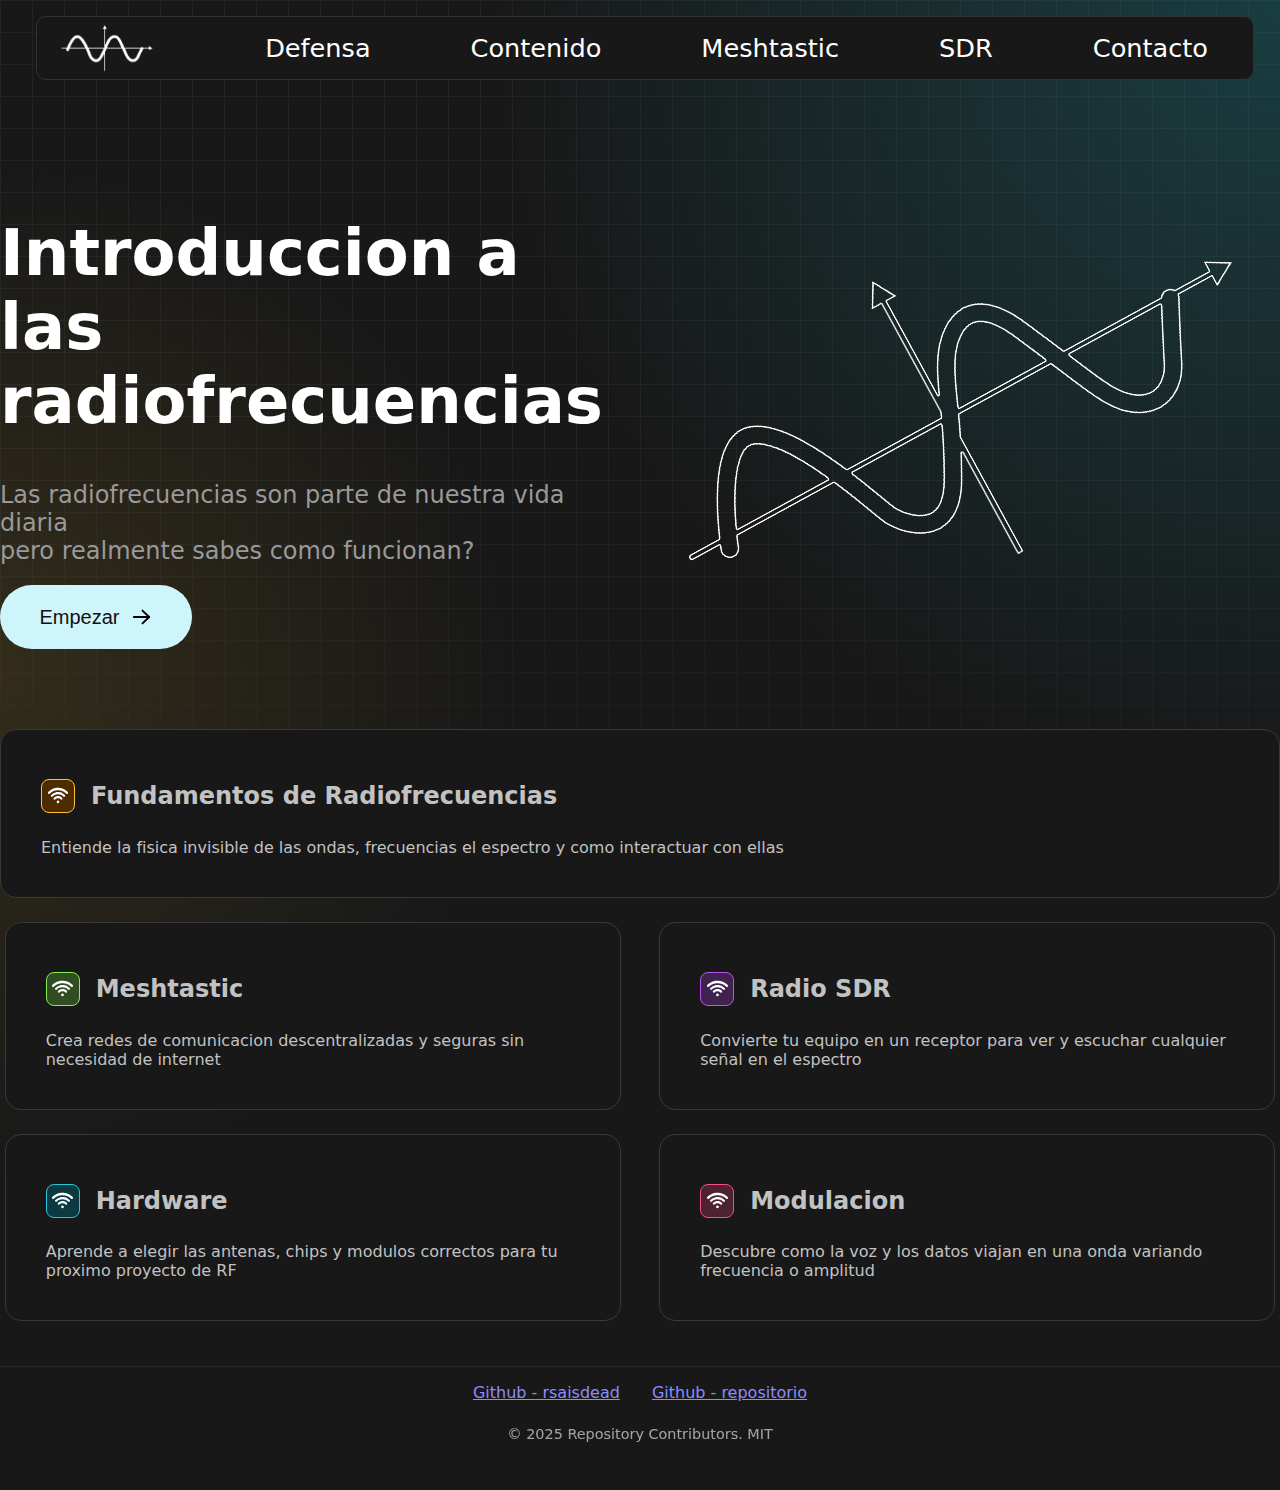
<file: index.html>
<!DOCTYPE html>
<html lang="es">
    <head>
        <meta charset="UTF-8" />
        <meta name="viewport" content="width=device-width, initial-scale=1.0" />
        <title>Explicando LoRa</title>
        <link rel="stylesheet" href="css/style.css" />
    </head>
    <body>
        <head>
            <div class="bar">
                <p>
                    <a href="index.html"><img src="assets/sinewave-logo.png" alt="Inicio" /></a>
                </p>
                <p><a href="pagina.html">Defensa</a></p>
                <p><a href="contenido.html">Contenido</a></p>
                <p><a href="meshtastic.html">Meshtastic</a></p>
                <p><a href="sdr.html">SDR</a></p>
                <p><a href="contacto.html">Contacto</a></p>
            </div>
        </head>
        <main>
            <div class="hero">
                <div>
                    <h1>
                        Introduccion a las <br />
                        radiofrecuencias
                    </h1>
                    <h2>
                        Las radiofrecuencias son parte de nuestra vida diaria <br />
                        pero realmente sabes como funcionan?
                    </h2>
                    <button class="hero-button">
                        <a href="contenido.html">
                            <p>Empezar</p>
                            <img class="hero-icon" src="assets/arrow-right.svg" alt="" width="2rem" />
                        </a>
                    </button>
                </div>
                <div class="transform-hero-logo">
                    <img src="assets/sinewave-logo-empty2px.png" class="img-hero" />
                </div>
            </div>

            <div class="info">
                <div class="info-box info-destacado">
                    <h6 class="info-icon"><img src="assets/rf-icon.svg" alt="Icono RF" /></h6>
                    <h2>Fundamentos de Radiofrecuencias</h2>
                    <p>Entiende la fisica invisible de las ondas, frecuencias el espectro y como interactuar con ellas</p>
                </div>

                <div class="info-box">
                    <h6 class="info-icon"><img src="assets/rf-icon.svg" alt="Icono Mesh" /></h6>
                    <h2>Meshtastic</h2>
                    <p>Crea redes de comunicacion descentralizadas y seguras sin necesidad de internet</p>
                </div>

                <div class="info-box">
                    <h6 class="info-icon"><img src="assets/rf-icon.svg" alt="Icono SDR" /></h6>
                    <h2>Radio SDR</h2>
                    <p>Convierte tu equipo en un receptor para ver y escuchar cualquier señal en el espectro</p>
                </div>

                <div class="info-box">
                    <h6 class="info-icon"><img src="assets/rf-icon.svg" alt="Icono Hardware" /></h6>
                    <h2>Hardware</h2>
                    <p>Aprende a elegir las antenas, chips y modulos correctos para tu proximo proyecto de RF</p>
                </div>

                <div class="info-box">
                    <h6 class="info-icon"><img src="assets/rf-icon.svg" alt="Icono Digital" /></h6>
                    <h2>Modulacion</h2>
                    <p>Descubre como la voz y los datos viajan en una onda variando frecuencia o amplitud</p>
                </div>
            </div>
        </main>
        <footer>
            <div class="foot">
                <p><a href="https://github.com/rsaisdead">Github - rsaisdead</a></p>
                <p><a href="https://github.com/rsaisdead/LMSG_Proyecto1">Github - repositorio</a></p>
                <p class="foot-special">© 2025 Repository Contributors. MIT</p>
            </div>
        </footer>
    </body>
</html>
</file>
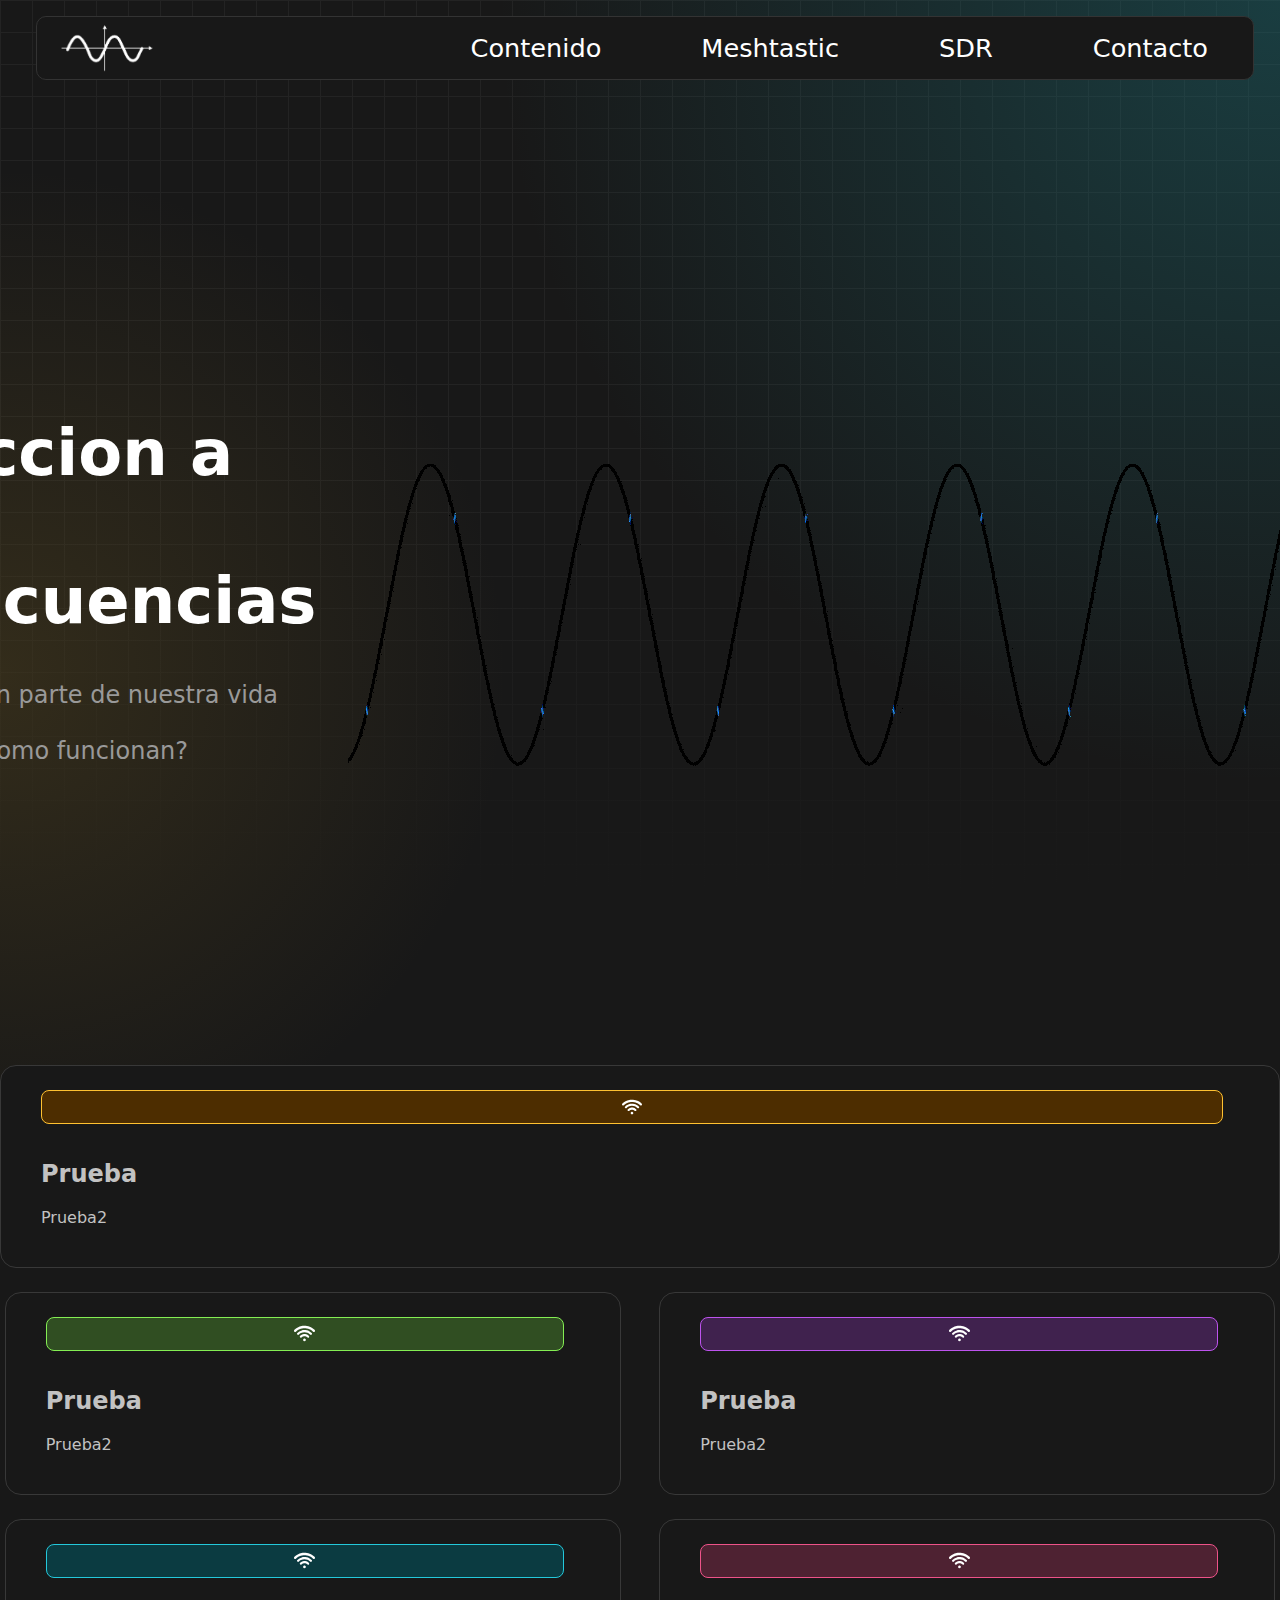
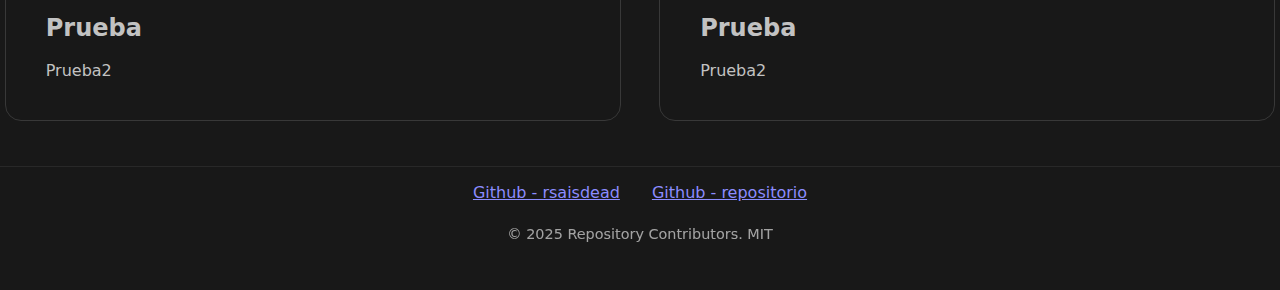
<file: src/index.html>
<!DOCTYPE html>
<html lang="es">
<head>
    <meta charset="UTF-8">
    <meta name="viewport" content="width=device-width, initial-scale=1.0">
    <title>Explicando LoRa</title>
    <link rel="stylesheet" href="css/style.css">
</head>
<body>
    <head>
        <div class="bar">
            <p>
                <a href="index.html"><img src="assets/sinewave-logo.png" alt="Inicio"></a>
            </p>
            <p><a href="contenido.html">Contenido</a></p>
            <p><a href="meshtastic.html">Meshtastic</a></p>
            <p><a href="sdr.html">SDR</a></p>
            <p><a href="contacto.html">Contacto</a></p>
        </div>
    </head>
    <main>
        <div class="hero">
            <div>
                <h1>Introduccion a las <br> radiofrecuencias</h1>
                <h2>Las radiofrecuencias son parte de nuestra vida diaria <br> pero realmente sabes como funcionan?</h2>
                <!--Agregar Boton -->
            </div>
            <img src="assets/test-noblanknobg.GIF">
        </div>

        <div class="info">
            <div class="info-box info-destacado">
                <p class="info-icon"><img src="assets/rf-icon.svg" alt=""></p>
                <h2>Prueba</h2>
                <p>Prueba2</p>
            </div>

            <div class="info-box">
                <p class="info-icon"><img src="assets/rf-icon.svg" alt=""></p>
                <h2>Prueba</h2>
                <p>Prueba2</p>
            </div>

            <div class="info-box">
                <p class="info-icon"><img src="assets/rf-icon.svg" alt=""></p>
                <h2>Prueba</h2>
                <p>Prueba2</p>
            </div>

            <div class="info-box">
                <p class="info-icon"><img src="assets/rf-icon.svg" alt=""></p>
                <h2>Prueba</h2>
                <p>Prueba2</p>
            </div>

            <div class="info-box">
                <p class="info-icon"><img src="assets/rf-icon.svg" alt=""></p>
                <h2>Prueba</h2>
                <p>Prueba2</p>
            </div>
        </div>
    </main>
    <footer>
        <div class="foot">
            <p><a href="https://github.com/rsaisdead">Github - rsaisdead</a></p>
            <p><a href="https://github.com/rsaisdead/LMSG_Proyecto1">Github - repositorio</a></p>
            <p class="foot-special">© 2025 Repository Contributors. MIT</p>
        </div>
    </footer>
</body>
</html>
</file>
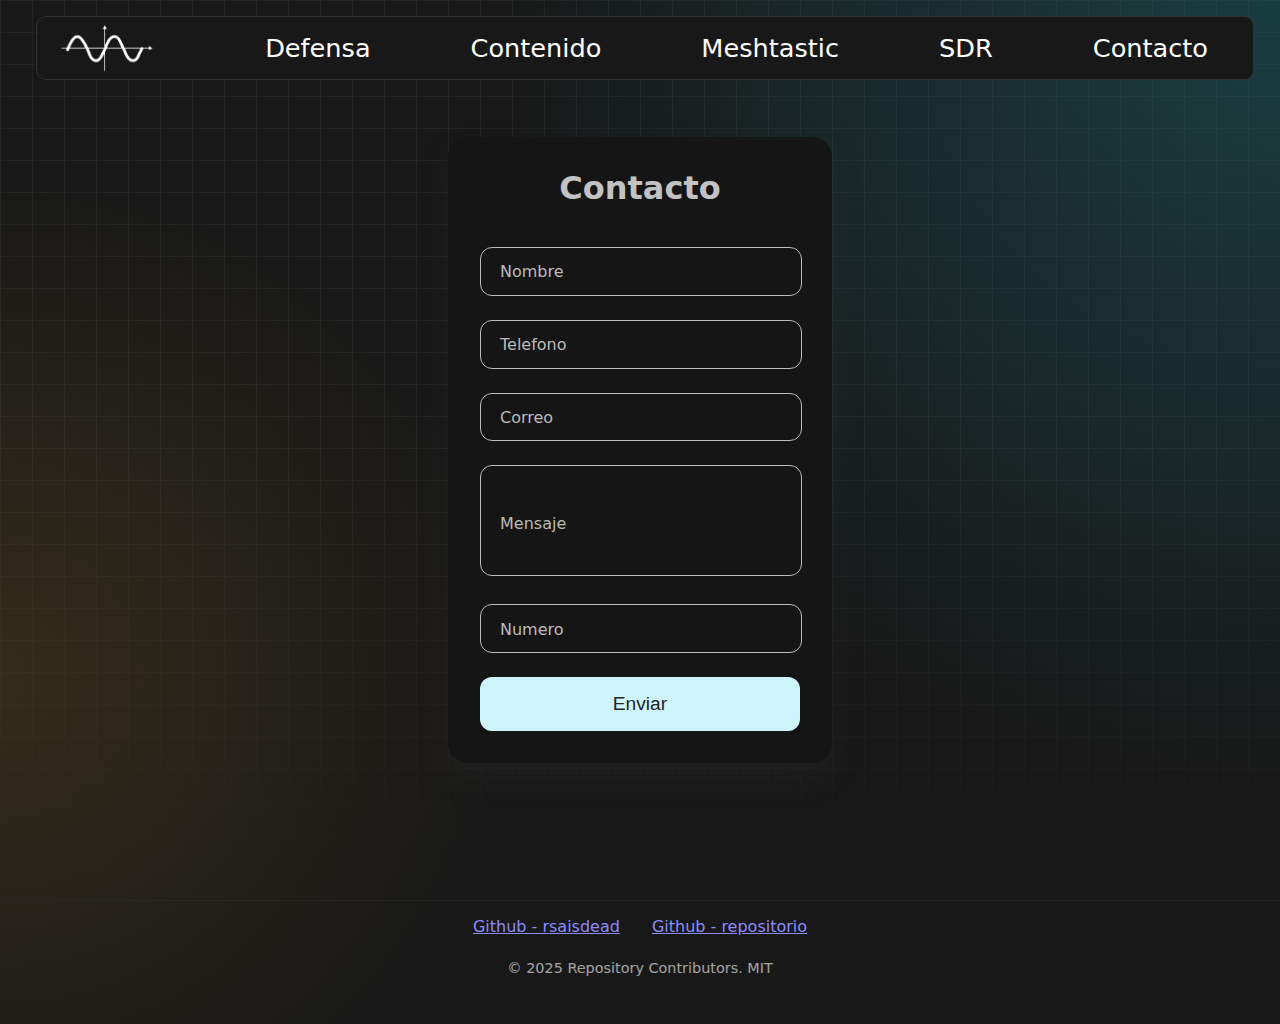
<file: contacto.html>
<!DOCTYPE html>
<html lang="es">
    <head>
        <meta charset="UTF-8" />
        <meta name="viewport" content="width=device-width, initial-scale=1.0" />
        <title>Contacto</title>
        <link rel="stylesheet" href="css/style.css" />
        <link rel="stylesheet" href="css/contacto.css" />
    </head>
    <body>
        <head>
            <div class="bar">
                <p>
                    <a href="index.html"><img src="assets/sinewave-logo.png" alt="Inicio" /></a>
                </p>
                <p><a href="pagina.html">Defensa</a></p>
                <p><a href="contenido.html">Contenido</a></p>
                <p><a href="meshtastic.html">Meshtastic</a></p>
                <p><a href="sdr.html">SDR</a></p>
                <p><a href="contacto.html">Contacto</a></p>
            </div>
        </head>
        <main>
            <form class="floating-form" action="" method="POST">
                <h2>Contacto</h2>
                <div class="field">
                    <input type="text" id="nombre" name="nombre" placeholder=" " required pattern="^[A-Za-zÁÉÍÓÚáéíóúÑñ ]{2,40}$" title="Solo letras minimo 2 caracteres" />
                    <label for="nombre">Nombre</label>
                </div>

                <div class="field">
                    <input type="tel" id="telefono" name="telefono" placeholder=" " required pattern="^[0-9]{7,15}$" title="Ingrese un numero valido de 7 a 15 dígitos" />
                    <label for="telefono">Telefono</label>
                </div>

                <div class="field">
                    <input type="email" id="correo" name="correo" placeholder=" " required pattern="[a-zA-Z0-9._%+-]+@[a-zA-Z0-9.-]+\.[A-Za-z]{2,}$" title="Ingrese un correo valido" />
                    <label for="correo">Correo</label>
                </div>

                <div class="field">
                    <textarea id="mensaje" name="mensaje" placeholder=" " required pattern=".{5,500}" title="El mensaje debe tener entre 5 y 500 caracteres"></textarea>
                    <label for="mensaje">Mensaje</label>
                </div>

                <div class="field">
                    <input type="number" id="numero" name="numero" placeholder=" " required />
                    <label for="numero">Numero</label>
                </div>

                <button type="submit">Enviar</button>
            </form>
        </main>
        <footer>
            <div class="foot">
                <p><a href="https://github.com/rsaisdead">Github - rsaisdead</a></p>
                <p><a href="https://github.com/rsaisdead/LMSG_Proyecto1">Github - repositorio</a></p>
                <p class="foot-special">© 2025 Repository Contributors. MIT</p>
            </div>
        </footer>
    </body>
</html>
</file>
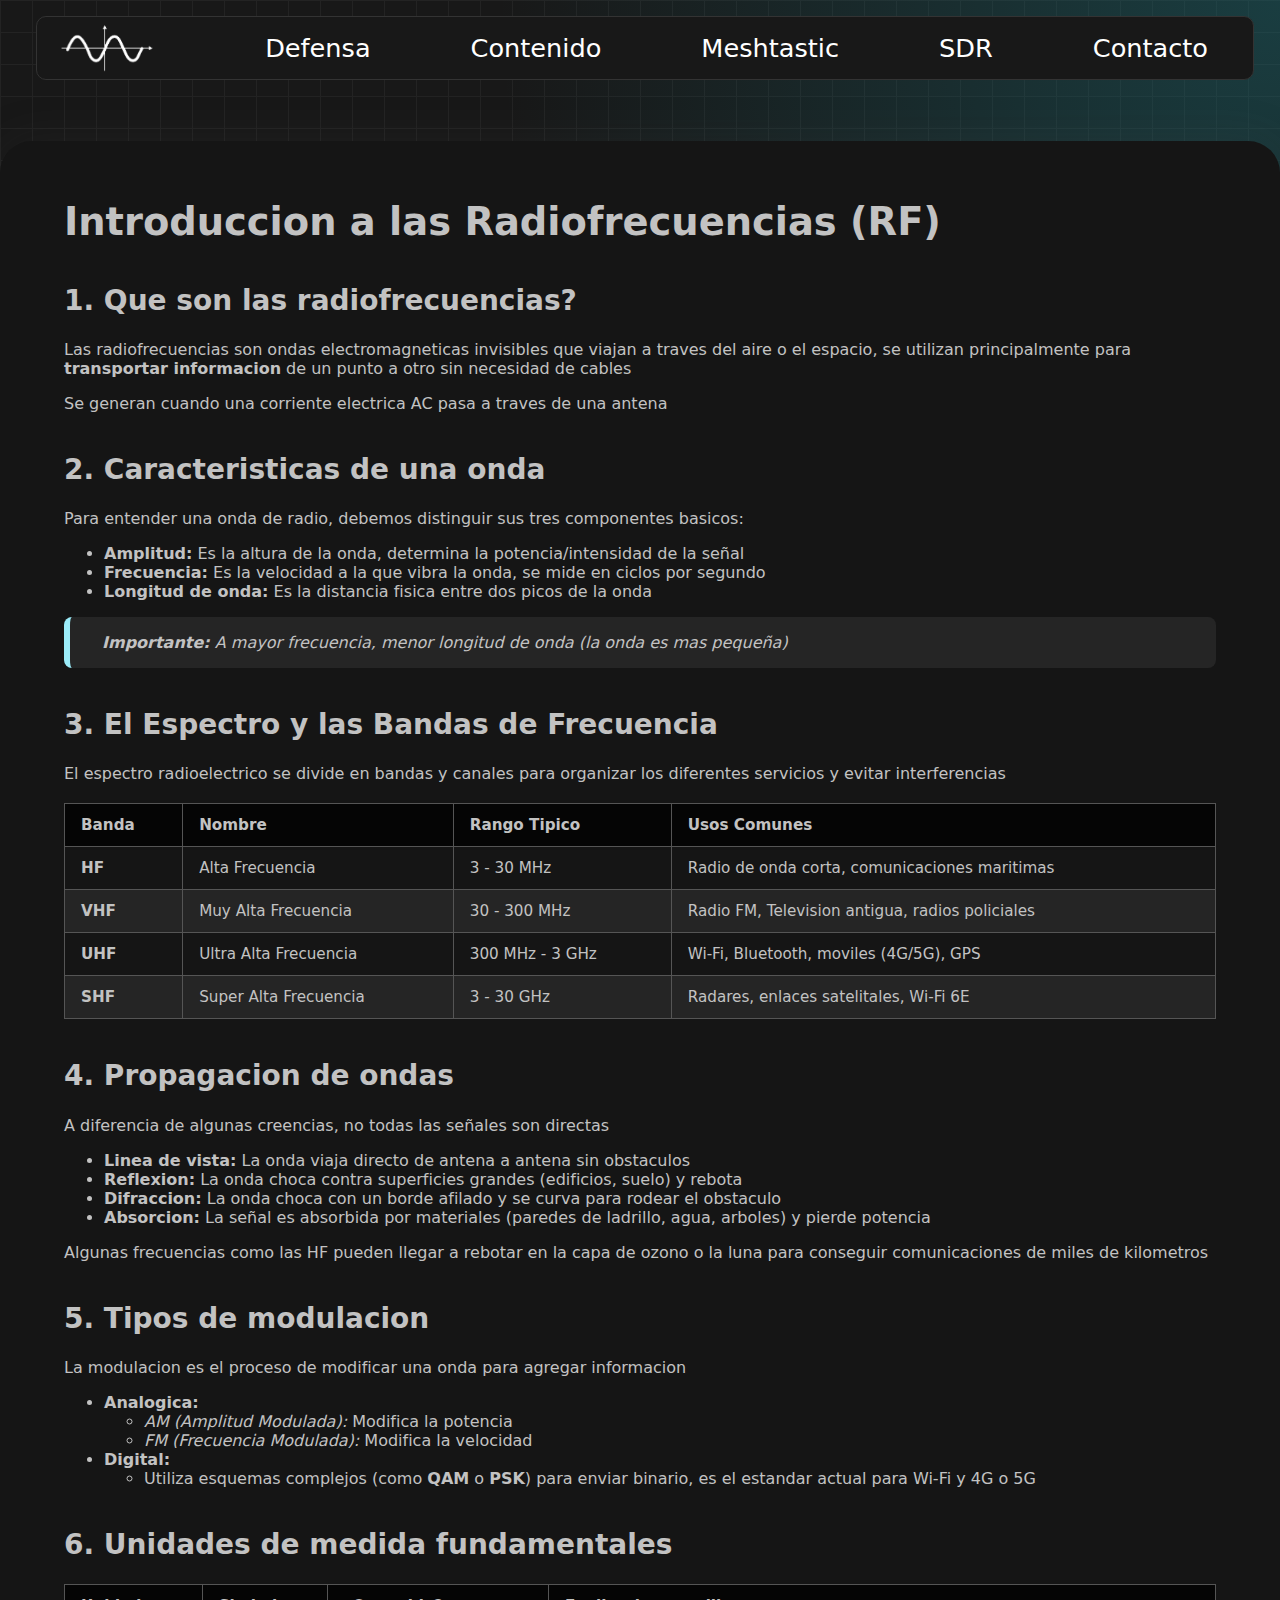
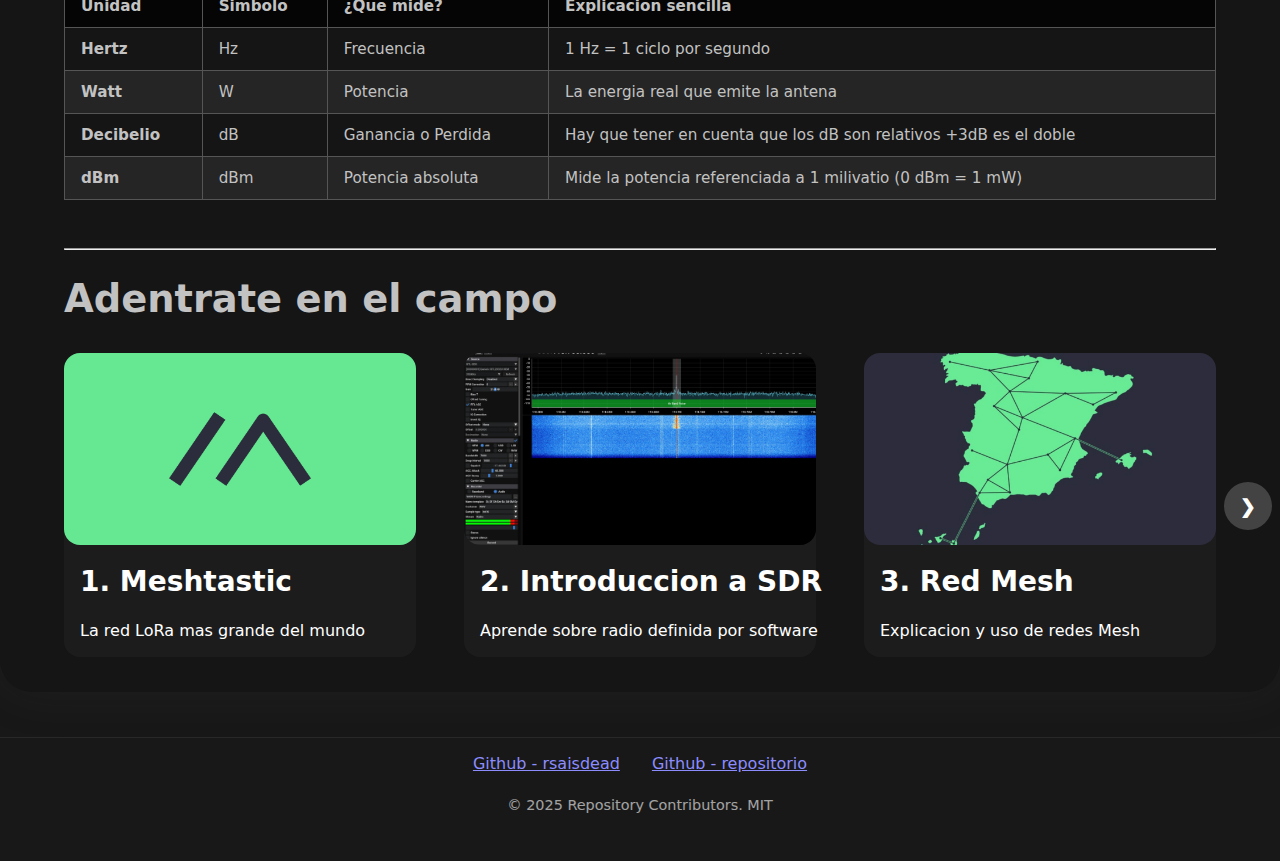
<file: contenido.html>
<!DOCTYPE html>
<html lang="es">
    <head>
        <meta charset="UTF-8" />
        <meta name="viewport" content="width=device-width, initial-scale=1.0" />
        <title>Explicacion de comunicaciones RF</title>
        <link rel="stylesheet" href="css/style.css" />
        <link rel="stylesheet" href="css/contenido.css" />
    </head>
    <body>
        <header>
            <div class="bar">
                <p>
                    <a href="index.html"><img src="assets/sinewave-logo.png" alt="Inicio" /></a>
                </p>
                <p><a href="pagina.html">Defensa</a></p>
                <p><a href="contenido.html">Contenido</a></p>
                <p><a href="meshtastic.html">Meshtastic</a></p>
                <p><a href="sdr.html">SDR</a></p>
                <p><a href="contacto.html">Contacto</a></p>
            </div>
        </header>
        <main>
            <section class="contenido">
                <input type="radio" name="slider" id="s1" checked />
                <input type="radio" name="slider" id="s2" />
                <input type="radio" name="slider" id="s3" />
                <input type="radio" name="slider" id="s4" />
                <input type="radio" name="slider" id="s5" />
                <input type="radio" name="slider" id="s6" />
                <input type="radio" name="slider" id="s7" />
                <input type="radio" name="slider" id="s8" />
                <input type="radio" name="slider" id="s9" />
                <input type="radio" name="slider" id="s10" />

                <article>
                    <h1>Introduccion a las Radiofrecuencias (RF)</h1>

                    <h2>1. Que son las radiofrecuencias?</h2>
                    <p>Las radiofrecuencias son ondas electromagneticas invisibles que viajan a traves del aire o el espacio, se utilizan principalmente para <strong>transportar informacion</strong> de un punto a otro sin necesidad de cables</p>
                    <p>Se generan cuando una corriente electrica AC pasa a traves de una antena</p>
                </article>

                <article>
                    <h2>2. Caracteristicas de una onda</h2>
                    <p>Para entender una onda de radio, debemos distinguir sus tres componentes basicos:</p>
                    <ul>
                        <li><strong>Amplitud:</strong> Es la altura de la onda, determina la potencia/intensidad de la señal</li>
                        <li><strong>Frecuencia:</strong> Es la velocidad a la que vibra la onda, se mide en ciclos por segundo</li>
                        <li><strong>Longitud de onda:</strong> Es la distancia fisica entre dos picos de la onda</li>
                    </ul>
                    <div class="note"><strong>Importante:</strong> A mayor frecuencia, menor longitud de onda (la onda es mas pequeña)</div>
                </article>

                <article>
                    <h2>3. El Espectro y las Bandas de Frecuencia</h2>
                    <p>El espectro radioelectrico se divide en bandas y canales para organizar los diferentes servicios y evitar interferencias</p>
                    <table>
                        <thead>
                            <tr>
                                <th>Banda</th>
                                <th>Nombre</th>
                                <th>Rango Tipico</th>
                                <th>Usos Comunes</th>
                            </tr>
                        </thead>
                        <tbody>
                            <tr>
                                <td><strong>HF</strong></td>
                                <td>Alta Frecuencia</td>
                                <td>3 - 30 MHz</td>
                                <td>Radio de onda corta, comunicaciones maritimas</td>
                            </tr>
                            <tr>
                                <td><strong>VHF</strong></td>
                                <td>Muy Alta Frecuencia</td>
                                <td>30 - 300 MHz</td>
                                <td>Radio FM, Television antigua, radios policiales</td>
                            </tr>
                            <tr>
                                <td><strong>UHF</strong></td>
                                <td>Ultra Alta Frecuencia</td>
                                <td>300 MHz - 3 GHz</td>
                                <td>Wi-Fi, Bluetooth, moviles (4G/5G), GPS</td>
                            </tr>
                            <tr>
                                <td><strong>SHF</strong></td>
                                <td>Super Alta Frecuencia</td>
                                <td>3 - 30 GHz</td>
                                <td>Radares, enlaces satelitales, Wi-Fi 6E</td>
                            </tr>
                        </tbody>
                    </table>
                </article>

                <article>
                    <h2>4. Propagacion de ondas</h2>
                    <p>A diferencia de algunas creencias, no todas las señales son directas</p>
                    <ul>
                        <li><strong>Linea de vista:</strong> La onda viaja directo de antena a antena sin obstaculos</li>
                        <li><strong>Reflexion:</strong> La onda choca contra superficies grandes (edificios, suelo) y rebota</li>
                        <li><strong>Difraccion:</strong> La onda choca con un borde afilado y se curva para rodear el obstaculo</li>
                        <li><strong>Absorcion:</strong> La señal es absorbida por materiales (paredes de ladrillo, agua, arboles) y pierde potencia</li>
                    </ul>
                    <p>Algunas frecuencias como las HF pueden llegar a rebotar en la capa de ozono o la luna para conseguir comunicaciones de miles de kilometros</p>
                </article>

                <article>
                    <h2>5. Tipos de modulacion</h2>
                    <p>La modulacion es el proceso de modificar una onda para agregar informacion</p>
                    <ul>
                        <li>
                            <strong>Analogica:</strong>
                            <ul>
                                <li><em>AM (Amplitud Modulada):</em> Modifica la potencia</li>
                                <li><em>FM (Frecuencia Modulada):</em> Modifica la velocidad</li>
                            </ul>
                        </li>
                        <li>
                            <strong>Digital:</strong>
                            <ul>
                                <li>Utiliza esquemas complejos (como <strong>QAM</strong> o <strong>PSK</strong>) para enviar binario, es el estandar actual para Wi-Fi y 4G o 5G</li>
                            </ul>
                        </li>
                    </ul>
                </article>

                <article>
                    <h2>6. Unidades de medida fundamentales</h2>
                    <table>
                        <thead>
                            <tr>
                                <th>Unidad</th>
                                <th>Simbolo</th>
                                <th>¿Que mide?</th>
                                <th>Explicacion sencilla</th>
                            </tr>
                        </thead>
                        <tbody>
                            <tr>
                                <td><strong>Hertz</strong></td>
                                <td>Hz</td>
                                <td>Frecuencia</td>
                                <td>1 Hz = 1 ciclo por segundo</td>
                            </tr>
                            <tr>
                                <td><strong>Watt</strong></td>
                                <td>W</td>
                                <td>Potencia</td>
                                <td>La energia real que emite la antena</td>
                            </tr>
                            <tr>
                                <td><strong>Decibelio</strong></td>
                                <td>dB</td>
                                <td>Ganancia o Perdida</td>
                                <td>Hay que tener en cuenta que los dB son relativos +3dB es el doble</td>
                            </tr>
                            <tr>
                                <td><strong>dBm</strong></td>
                                <td>dBm</td>
                                <td>Potencia absoluta</td>
                                <td>Mide la potencia referenciada a 1 milivatio (0 dBm = 1 mW)</td>
                            </tr>
                        </tbody>
                    </table>
                </article>

                <hr />

                <article>
                    <h1>Adentrate en el campo</h1>
                    <div class="slider-wrapper">
                        <div class="controls">
                            <label for="s1" class="arrow-prev prev-s2"></label>
                            <label for="s2" class="arrow-prev prev-s3"></label>
                            <label for="s3" class="arrow-prev prev-s4"></label>
                            <label for="s4" class="arrow-prev prev-s5"></label>
                            <label for="s5" class="arrow-prev prev-s6"></label>
                            <label for="s6" class="arrow-prev prev-s7"></label>
                            <label for="s7" class="arrow-prev prev-s8"></label>
                            <label for="s8" class="arrow-prev prev-s9"></label>
                            <label for="s9" class="arrow-prev prev-s10"></label>

                            <label for="s2" class="arrow-next next-s1"></label>
                            <label for="s3" class="arrow-next next-s2"></label>
                            <label for="s4" class="arrow-next next-s3"></label>
                            <label for="s5" class="arrow-next next-s4"></label>
                            <label for="s6" class="arrow-next next-s5"></label>
                            <label for="s7" class="arrow-next next-s6"></label>
                            <label for="s8" class="arrow-next next-s7"></label>
                            <label for="s9" class="arrow-next next-s8"></label>
                            <label for="s10" class="arrow-next next-s9"></label>
                        </div>

                        <div class="galeria-window">
                            <div class="galeria-track">
                                <div onclick="window.location='meshtastic.html'" class="galeria-item galeria-destacado">
                                    <img src="assets/imagenes/logo-meshtastic.png" alt="Meshtastic" />
                                    <h2>1. Meshtastic</h2>
                                    <p>La red LoRa mas grande del mundo</p>
                                </div>
                                <div onclick="window.location='sdr.html'" class="galeria-item galeria-destacado">
                                    <img src="assets/imagenes/sdr.webp" alt="SDR++" />
                                    <h2>2. Introduccion a SDR</h2>
                                    <p>Aprende sobre radio definida por software</p>
                                </div>
                                <div class="galeria-item">
                                    <img src="assets/imagenes/red-mesh.png" alt="Redes Mesh" />
                                    <h2>3. Red Mesh</h2>
                                    <p>Explicacion y uso de redes Mesh</p>
                                </div>
                                <div class="galeria-item">
                                    <img src="assets/imagenes/lora-logo-white.png" alt="LoRa" />
                                    <h2>4. Introduccion a LoRa</h2>
                                    <p>El protocolo de comunicaciones del futuro</p>
                                </div>
                                <div class="galeria-item">
                                    <img src="assets/imagenes/radio-hardware.webp" alt="Hardware" />
                                    <h2>5. Hardware de RF</h2>
                                    <p>Aprende sobre hardware y otros conceptos</p>
                                </div>
                                <div class="galeria-item">
                                    <img src="assets/imagenes/antena.webp" alt="Antenas" />
                                    <h2>6. Antenas</h2>
                                    <p>La importancia de las antenas en RF</p>
                                </div>
                                <div class="galeria-item">
                                    <img src="assets/imagenes/rf-security.webp" alt="Seguridad de comunicaciones RF" />
                                    <h2>7. Seguridad en RF</h2>
                                    <p>Problemas de seguridad en protocolos RF</p>
                                </div>
                                <div class="galeria-item">
                                    <img src="assets/imagenes/radio-mano.webp" alt="Comunicaciones por radio" />
                                    <h2>8. Comunicacion en RF</h2>
                                    <p>Explicacion de una radio avanzada</p>
                                </div>
                                <div class="galeria-item">
                                    <img src="assets/imagenes/satelite.jpg" alt="Comunicacion satelital" />
                                    <h2>9. Conexion satelital</h2>
                                    <p>Introducete a la comunicacion extraterrestre</p>
                                </div>
                                <div class="galeria-item">
                                    <img src="assets/imagenes/gps.jpg" alt="GPS" />
                                    <h2>10. GPS</h2>
                                    <p>Aprende como funcionan GPS y Galileo</p>
                                </div>
                                <div class="galeria-item">
                                    <img class="galeria-imagen-destacado" src="assets/imagenes/ornitorrinco.webp" alt="Ornitorrinco" />
                                    <h2>11. Ornitorrinco</h2>
                                    <p>Aprende sobre el ornitorrinco</p>
                                </div>
                                <div class="galeria-item">
                                    <img src="assets/imagenes/rafflesia_arnoldi.jpg" alt="Rafflesia Arnoldi" />
                                    <h2>12. Rafflesia Arnoldi</h2>
                                    <p>Aprende sobre la Rafflesia Arnoldi</p>
                                </div>
                            </div>
                        </div>
                    </div>
                </article>
            </section>
        </main>
        <footer>
            <div class="foot">
                <p><a href="https://github.com/rsaisdead">Github - rsaisdead</a></p>
                <p><a href="https://github.com/rsaisdead/LMSG_Proyecto1">Github - repositorio</a></p>
                <p class="foot-special">© 2025 Repository Contributors. MIT</p>
            </div>
        </footer>
    </body>
</html>
</file>
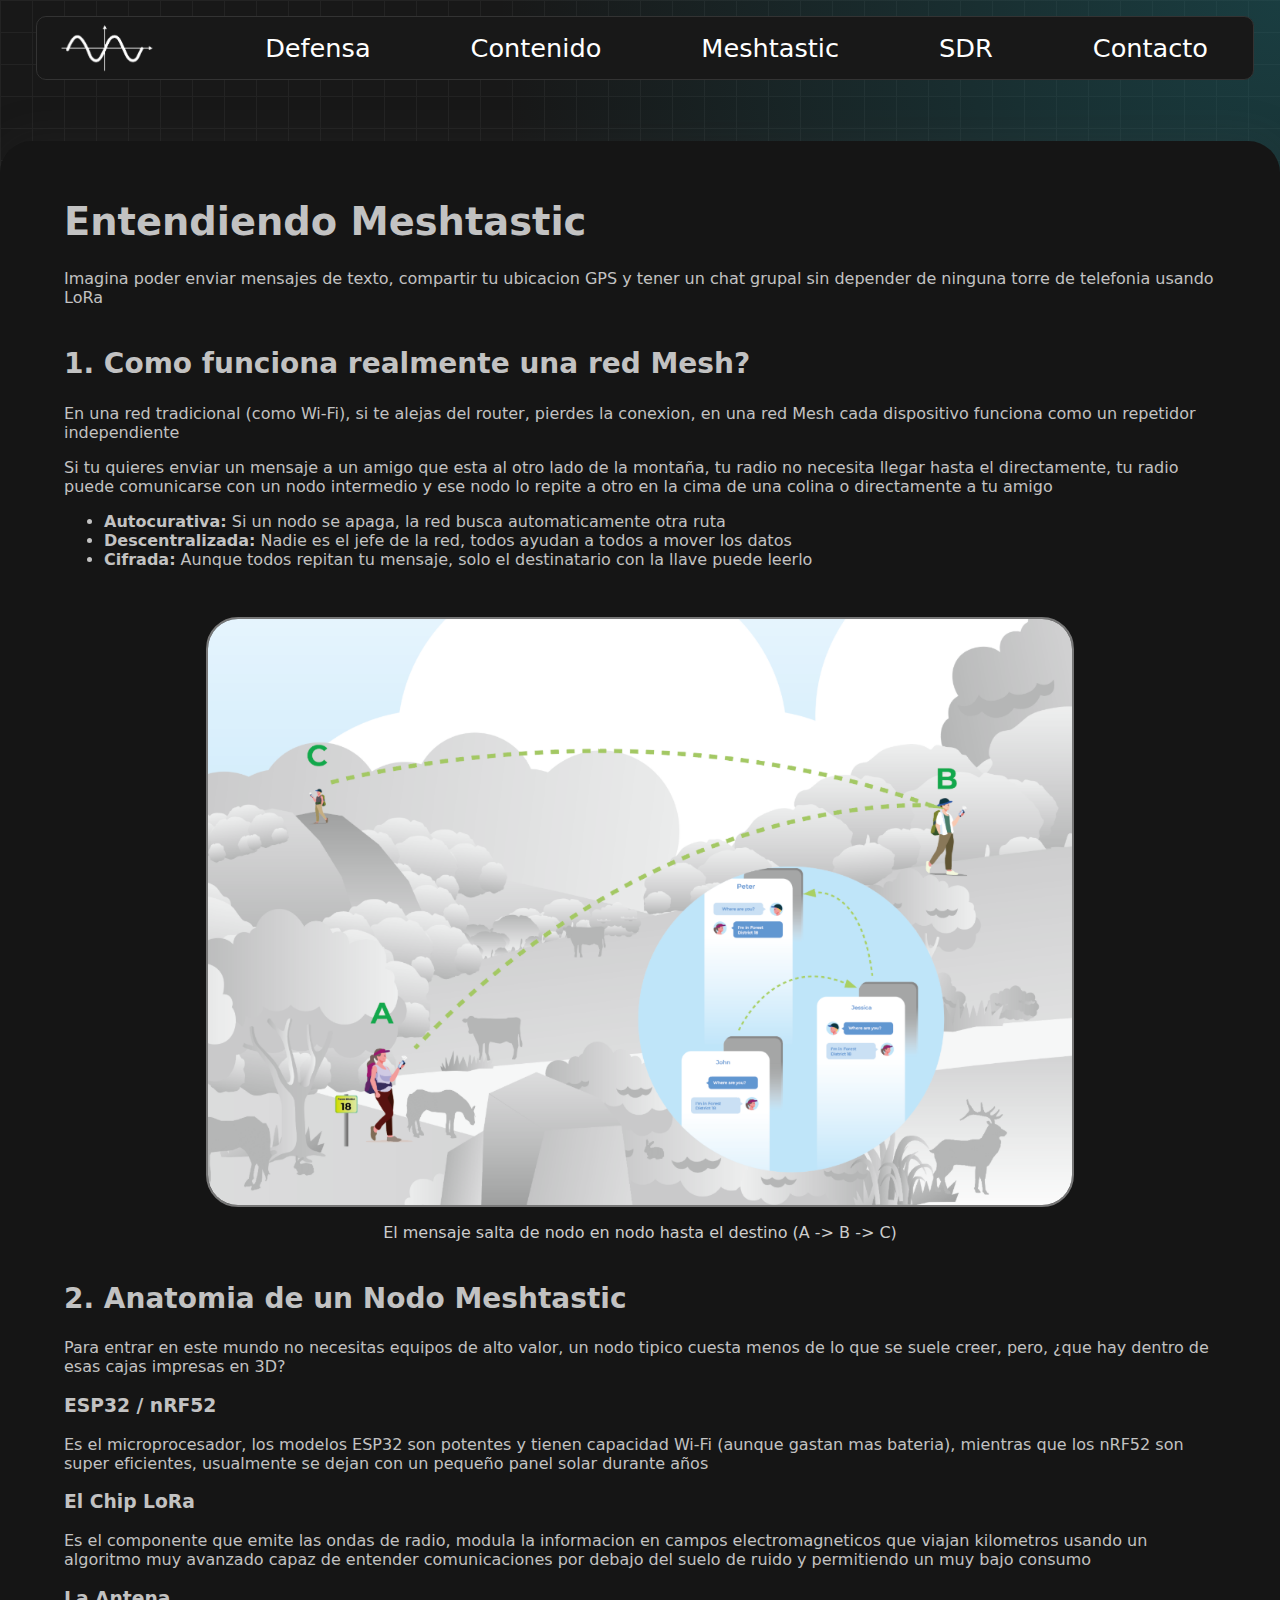
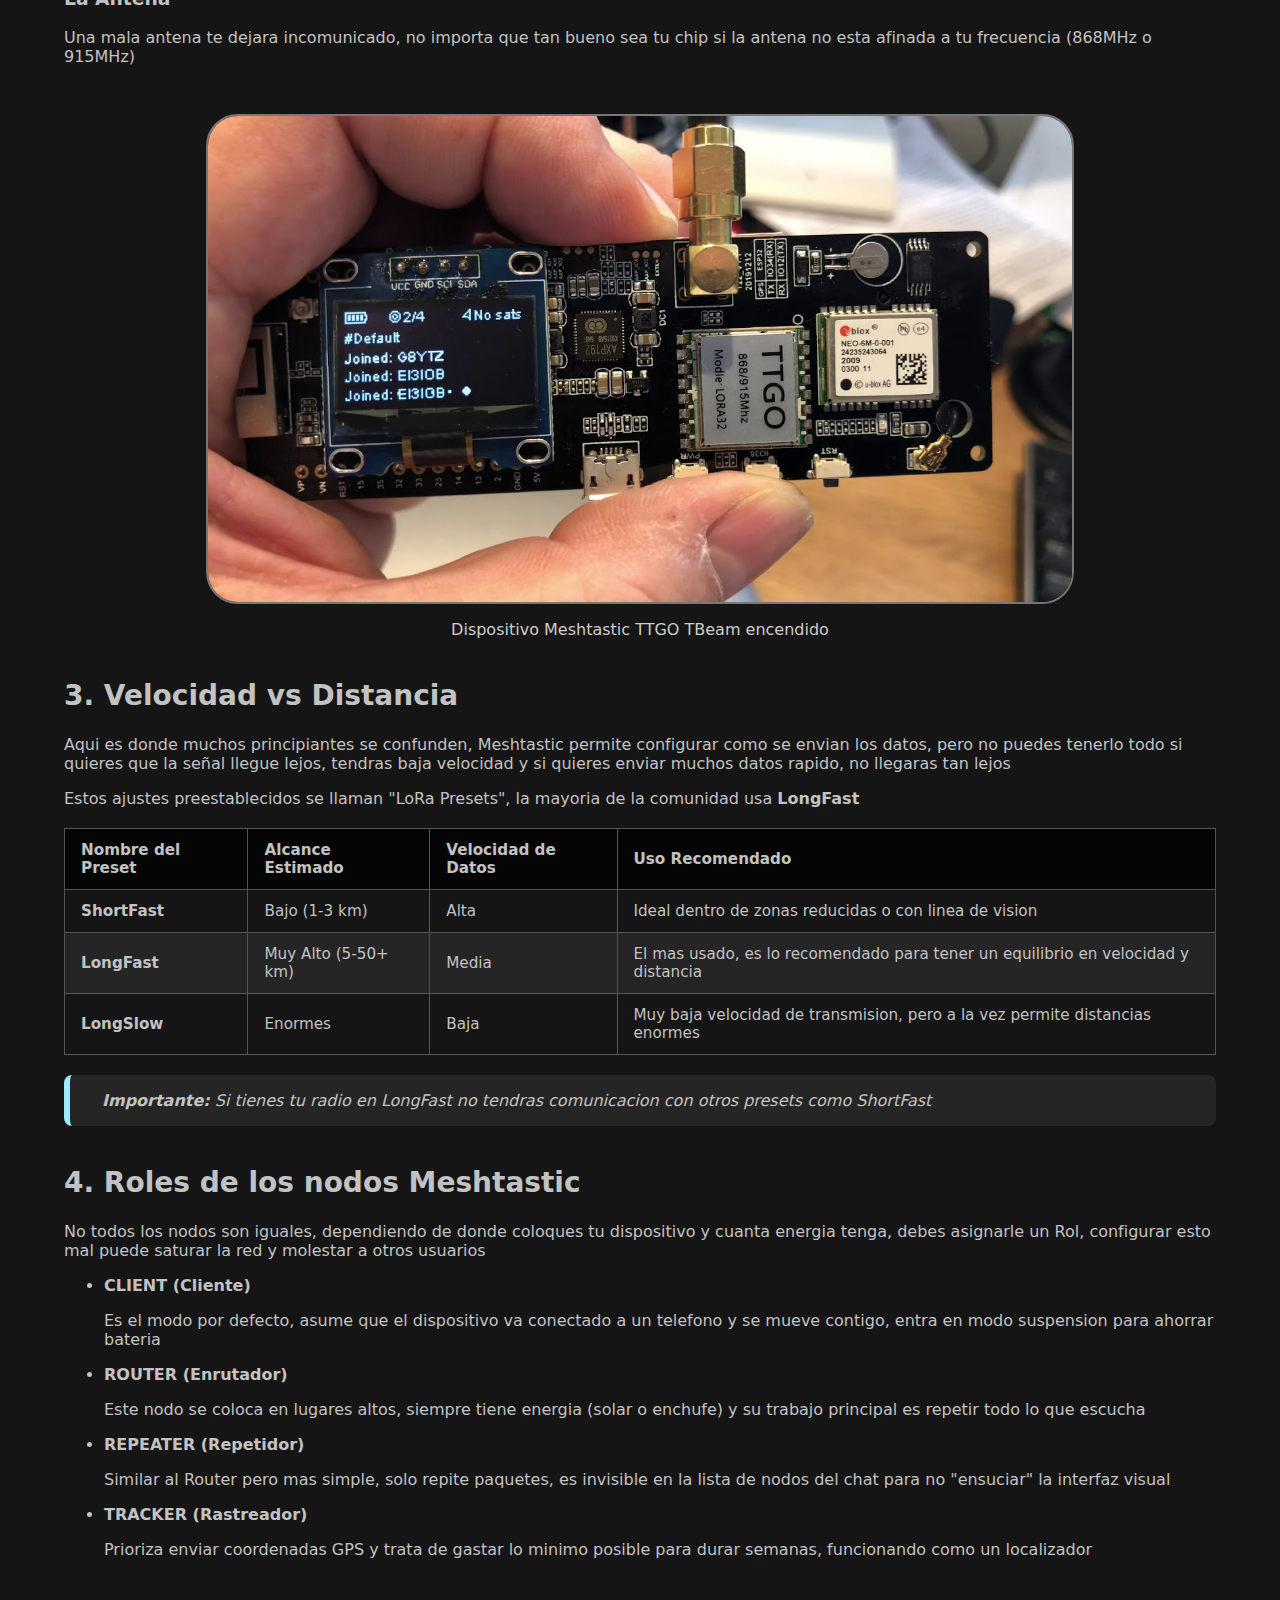
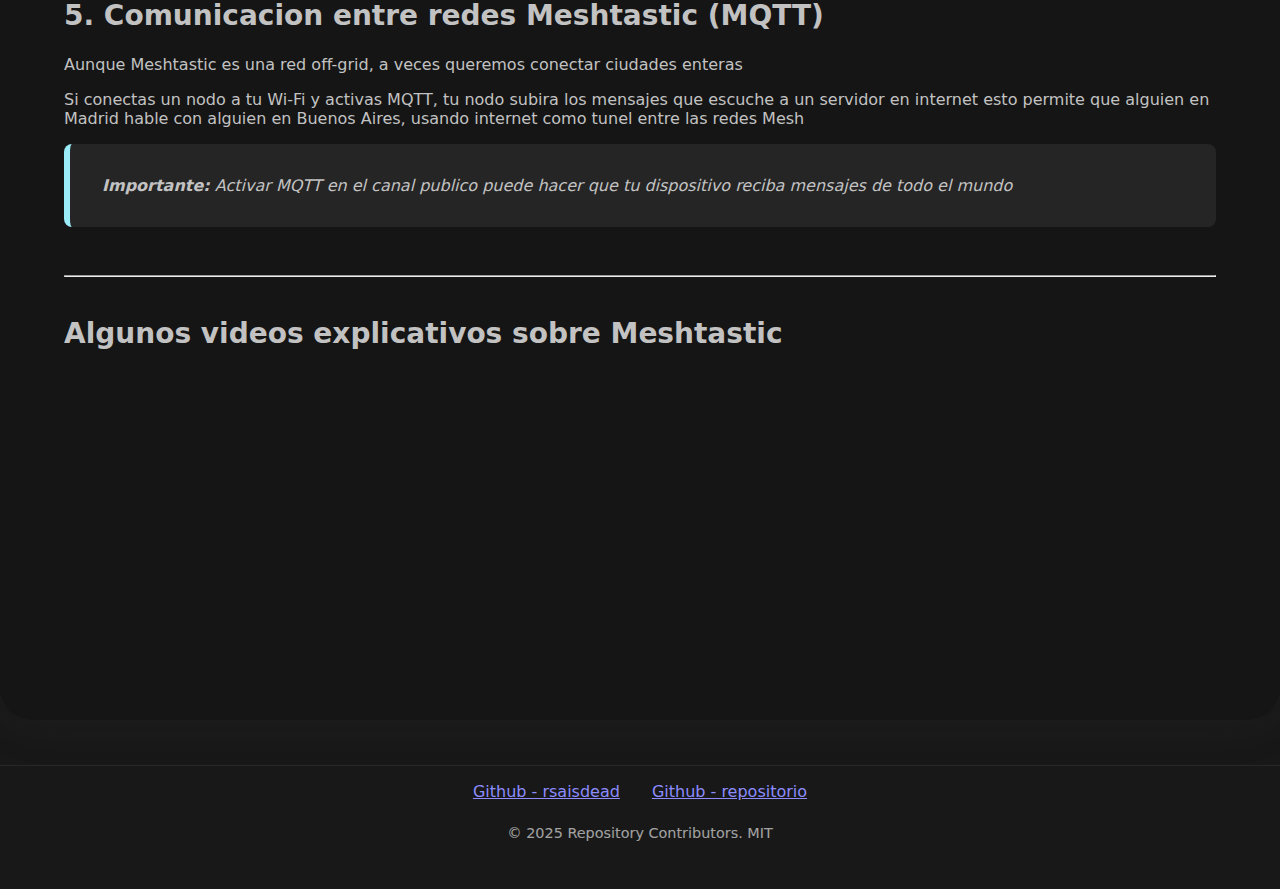
<file: meshtastic.html>
<!DOCTYPE html>
<html lang="es">
    <head>
        <meta charset="UTF-8" />
        <meta name="viewport" content="width=device-width, initial-scale=1.0" />
        <title>Explicacion de Meshtastic</title>
        <link rel="stylesheet" href="css/style.css" />
        <link rel="stylesheet" href="css/contenido.css" />
    </head>
    <body>
        <head>
            <div class="bar">
                <p>
                    <a href="index.html"><img src="assets/sinewave-logo.png" alt="Inicio" /></a>
                </p>
                <p><a href="pagina.html">Defensa</a></p>
                <p><a href="contenido.html">Contenido</a></p>
                <p><a href="meshtastic.html">Meshtastic</a></p>
                <p><a href="sdr.html">SDR</a></p>
                <p><a href="contacto.html">Contacto</a></p>
            </div>
        </head>
        <main>
            <section class="contenido">
                <h1>Entendiendo Meshtastic</h1>
                <p>Imagina poder enviar mensajes de texto, compartir tu ubicacion GPS y tener un chat grupal sin depender de ninguna torre de telefonia usando LoRa</p>

                <article>
                    <div>
                        <h2>1. Como funciona realmente una red Mesh?</h2>
                        <p>En una red tradicional (como Wi-Fi), si te alejas del router, pierdes la conexion, en una red Mesh cada dispositivo funciona como un repetidor independiente</p>
                        <p>Si tu quieres enviar un mensaje a un amigo que esta al otro lado de la montaña, tu radio no necesita llegar hasta el directamente, tu radio puede comunicarse con un nodo intermedio y ese nodo lo repite a otro en la cima de una colina o directamente a tu amigo</p>
                        <ul>
                            <li><strong>Autocurativa:</strong> Si un nodo se apaga, la red busca automaticamente otra ruta</li>
                            <li><strong>Descentralizada:</strong> Nadie es el jefe de la red, todos ayudan a todos a mover los datos</li>
                            <li><strong>Cifrada:</strong> Aunque todos repitan tu mensaje, solo el destinatario con la llave puede leerlo</li>
                        </ul>
                    </div>

                    <div class="image-wrapper">
                        <img class="image-contenido" src="assets/imagenes/node-to-node.webp" alt="Comunicacion de A -> B -> C" />
                    </div>
                    <p class="image-under">El mensaje salta de nodo en nodo hasta el destino (A -> B -> C)</p>
                </article>

                <article>
                    <h2>2. Anatomia de un Nodo Meshtastic</h2>
                    <p>Para entrar en este mundo no necesitas equipos de alto valor, un nodo tipico cuesta menos de lo que se suele creer, pero, ¿que hay dentro de esas cajas impresas en 3D?</p>

                    <div>
                        <div>
                            <h3>ESP32 / nRF52</h3>
                            <p>Es el microprocesador, los modelos ESP32 son potentes y tienen capacidad Wi-Fi (aunque gastan mas bateria), mientras que los nRF52 son super eficientes, usualmente se dejan con un pequeño panel solar durante años</p>
                        </div>

                        <div>
                            <h3>El Chip LoRa</h3>
                            <p>Es el componente que emite las ondas de radio, modula la informacion en campos electromagneticos que viajan kilometros usando un algoritmo muy avanzado capaz de entender comunicaciones por debajo del suelo de ruido y permitiendo un muy bajo consumo</p>
                        </div>

                        <div>
                            <h3>La Antena</h3>
                            <p>Una mala antena te dejara incomunicado, no importa que tan bueno sea tu chip si la antena no esta afinada a tu frecuencia (868MHz o 915MHz)</p>
                        </div>
                    </div>

                    <div class="image-wrapper">
                        <img class="image-contenido" src="assets/imagenes/tbeam.jpg" alt="Dispositivo Meshtastic TTGO TBeam" />
                    </div>
                    <p class="image-under">Dispositivo Meshtastic TTGO TBeam encendido</p>
                </article>

                <article>
                    <h2>3. Velocidad vs Distancia</h2>
                    <p>Aqui es donde muchos principiantes se confunden, Meshtastic permite configurar como se envian los datos, pero no puedes tenerlo todo si quieres que la señal llegue lejos, tendras baja velocidad y si quieres enviar muchos datos rapido, no llegaras tan lejos</p>
                    <p>Estos ajustes preestablecidos se llaman "LoRa Presets", la mayoria de la comunidad usa <strong>LongFast</strong></p>

                    <div>
                        <table>
                            <thead>
                                <tr>
                                    <th>Nombre del Preset</th>
                                    <th>Alcance Estimado</th>
                                    <th>Velocidad de Datos</th>
                                    <th>Uso Recomendado</th>
                                </tr>
                            </thead>
                            <tbody>
                                <tr>
                                    <td><strong>ShortFast</strong></td>
                                    <td>Bajo (1-3 km)</td>
                                    <td>Alta</td>
                                    <td>Ideal dentro de zonas reducidas o con linea de vision</td>
                                </tr>
                                <tr>
                                    <td><strong>LongFast</strong></td>
                                    <td>Muy Alto (5-50+ km)</td>
                                    <td>Media</td>
                                    <td>El mas usado, es lo recomendado para tener un equilibrio en velocidad y distancia</td>
                                </tr>
                                <tr>
                                    <td><strong>LongSlow</strong></td>
                                    <td>Enormes</td>
                                    <td>Baja</td>
                                    <td>Muy baja velocidad de transmision, pero a la vez permite distancias enormes</td>
                                </tr>
                            </tbody>
                        </table>
                    </div>
                    <div class="note"><strong>Importante:</strong> Si tienes tu radio en LongFast no tendras comunicacion con otros presets como ShortFast</div>
                </article>

                <article>
                    <h2>4. Roles de los nodos Meshtastic</h2>
                    <p>No todos los nodos son iguales, dependiendo de donde coloques tu dispositivo y cuanta energia tenga, debes asignarle un Rol, configurar esto mal puede saturar la red y molestar a otros usuarios</p>

                    <ul>
                        <li>
                            <h4>CLIENT (Cliente)</h4>
                            <p>Es el modo por defecto, asume que el dispositivo va conectado a un telefono y se mueve contigo, entra en modo suspension para ahorrar bateria</p>
                        </li>
                        <li>
                            <h4>ROUTER (Enrutador)</h4>
                            <p>Este nodo se coloca en lugares altos, siempre tiene energia (solar o enchufe) y su trabajo principal es repetir todo lo que escucha</p>
                        </li>
                        <li>
                            <h4>REPEATER (Repetidor)</h4>
                            <p>Similar al Router pero mas simple, solo repite paquetes, es invisible en la lista de nodos del chat para no "ensuciar" la interfaz visual</p>
                        </li>
                        <li>
                            <h4>TRACKER (Rastreador)</h4>
                            <p>Prioriza enviar coordenadas GPS y trata de gastar lo minimo posible para durar semanas, funcionando como un localizador</p>
                        </li>
                    </ul>
                </article>

                <article>
                    <h2>5. Comunicacion entre redes Meshtastic (MQTT)</h2>
                    <p>Aunque Meshtastic es una red off-grid, a veces queremos conectar ciudades enteras</p>
                    <p>Si conectas un nodo a tu Wi-Fi y activas MQTT, tu nodo subira los mensajes que escuche a un servidor en internet esto permite que alguien en Madrid hable con alguien en Buenos Aires, usando internet como tunel entre las redes Mesh</p>

                    <div class="note">
                        <p><strong>Importante:</strong> Activar MQTT en el canal publico puede hacer que tu dispositivo reciba mensajes de todo el mundo</p>
                    </div>
                </article>

                <hr />

                <article>
                    <h2>Algunos videos explicativos sobre Meshtastic</h2>
                    <div class="video-wrapper">
                        <div class="video">
                            <iframe width="560" height="315" src="https://www.youtube-nocookie.com/embed/oDl8bv9s6FQ" title="YouTube video player" frameborder="0" allow="accelerometer; autoplay; clipboard-write; encrypted-media; gyroscope; picture-in-picture; web-share" referrerpolicy="strict-origin-when-cross-origin" allowfullscreen></iframe>
                        </div>
                        <div class="video">
                            <iframe width="560" height="315" src="https://www.youtube-nocookie.com/embed/RJdram6xP0Y" title="YouTube video player" frameborder="0" allow="accelerometer; autoplay; clipboard-write; encrypted-media; gyroscope; picture-in-picture; web-share" referrerpolicy="strict-origin-when-cross-origin" allowfullscreen></iframe>
                        </div>
                    </div>
                </article>
            </section>
        </main>
        <footer>
            <div class="foot">
                <p><a href="https://github.com/rsaisdead">Github - rsaisdead</a></p>
                <p><a href="https://github.com/rsaisdead/LMSG_Proyecto1">Github - repositorio</a></p>
                <p class="foot-special">© 2025 Repository Contributors. MIT</p>
            </div>
        </footer>
    </body>
</html>
</file>
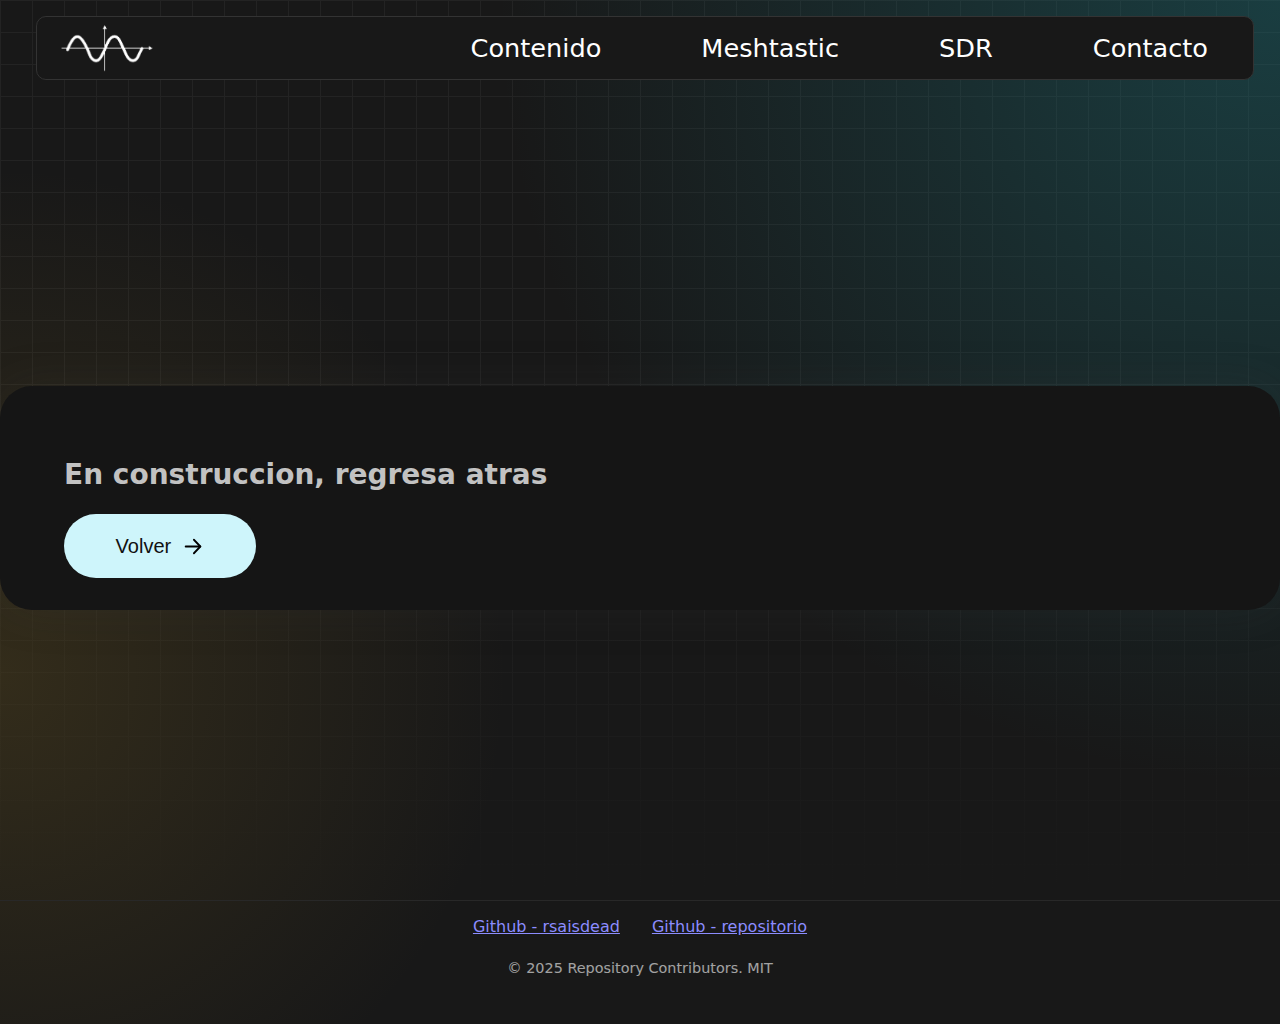
<file: pagina.html>
<!DOCTYPE html>
<html lang="es">
    <head>
        <meta charset="UTF-8" />
        <meta name="viewport" content="width=device-width, initial-scale=1.0" />
        <title>Explicacion de comunicaciones RF</title>
        <link rel="stylesheet" href="css/style.css" />
        <link rel="stylesheet" href="css/contenido.css" />
    </head>
    <body>
        <header>
            <div class="bar">
                <p>
                    <a href="index.html"><img src="assets/sinewave-logo.png" alt="Inicio" /></a>
                </p>
                <p><a href="contenido.html">Contenido</a></p>
                <p><a href="meshtastic.html">Meshtastic</a></p>
                <p><a href="sdr.html">SDR</a></p>
                <p><a href="contacto.html">Contacto</a></p>
            </div>
        </header>
        <main>
            <div class="contenido">
                <h2>En construccion, regresa atras</h2>
                <button class="hero-button">
                    <a href="index.html">
                        <p>Volver</p>
                        <img class="hero-icon" src="assets/arrow-right.svg" alt="" width="2rem" />
                    </a>
                </button>
            </div>
        </main>
        <footer>
            <div class="foot">
                <p><a href="https://github.com/rsaisdead">Github - rsaisdead</a></p>
                <p><a href="https://github.com/rsaisdead/LMSG_Proyecto1">Github - repositorio</a></p>
                <p class="foot-special">© 2025 Repository Contributors. MIT</p>
            </div>
        </footer>
    </body>
</html>
</file>
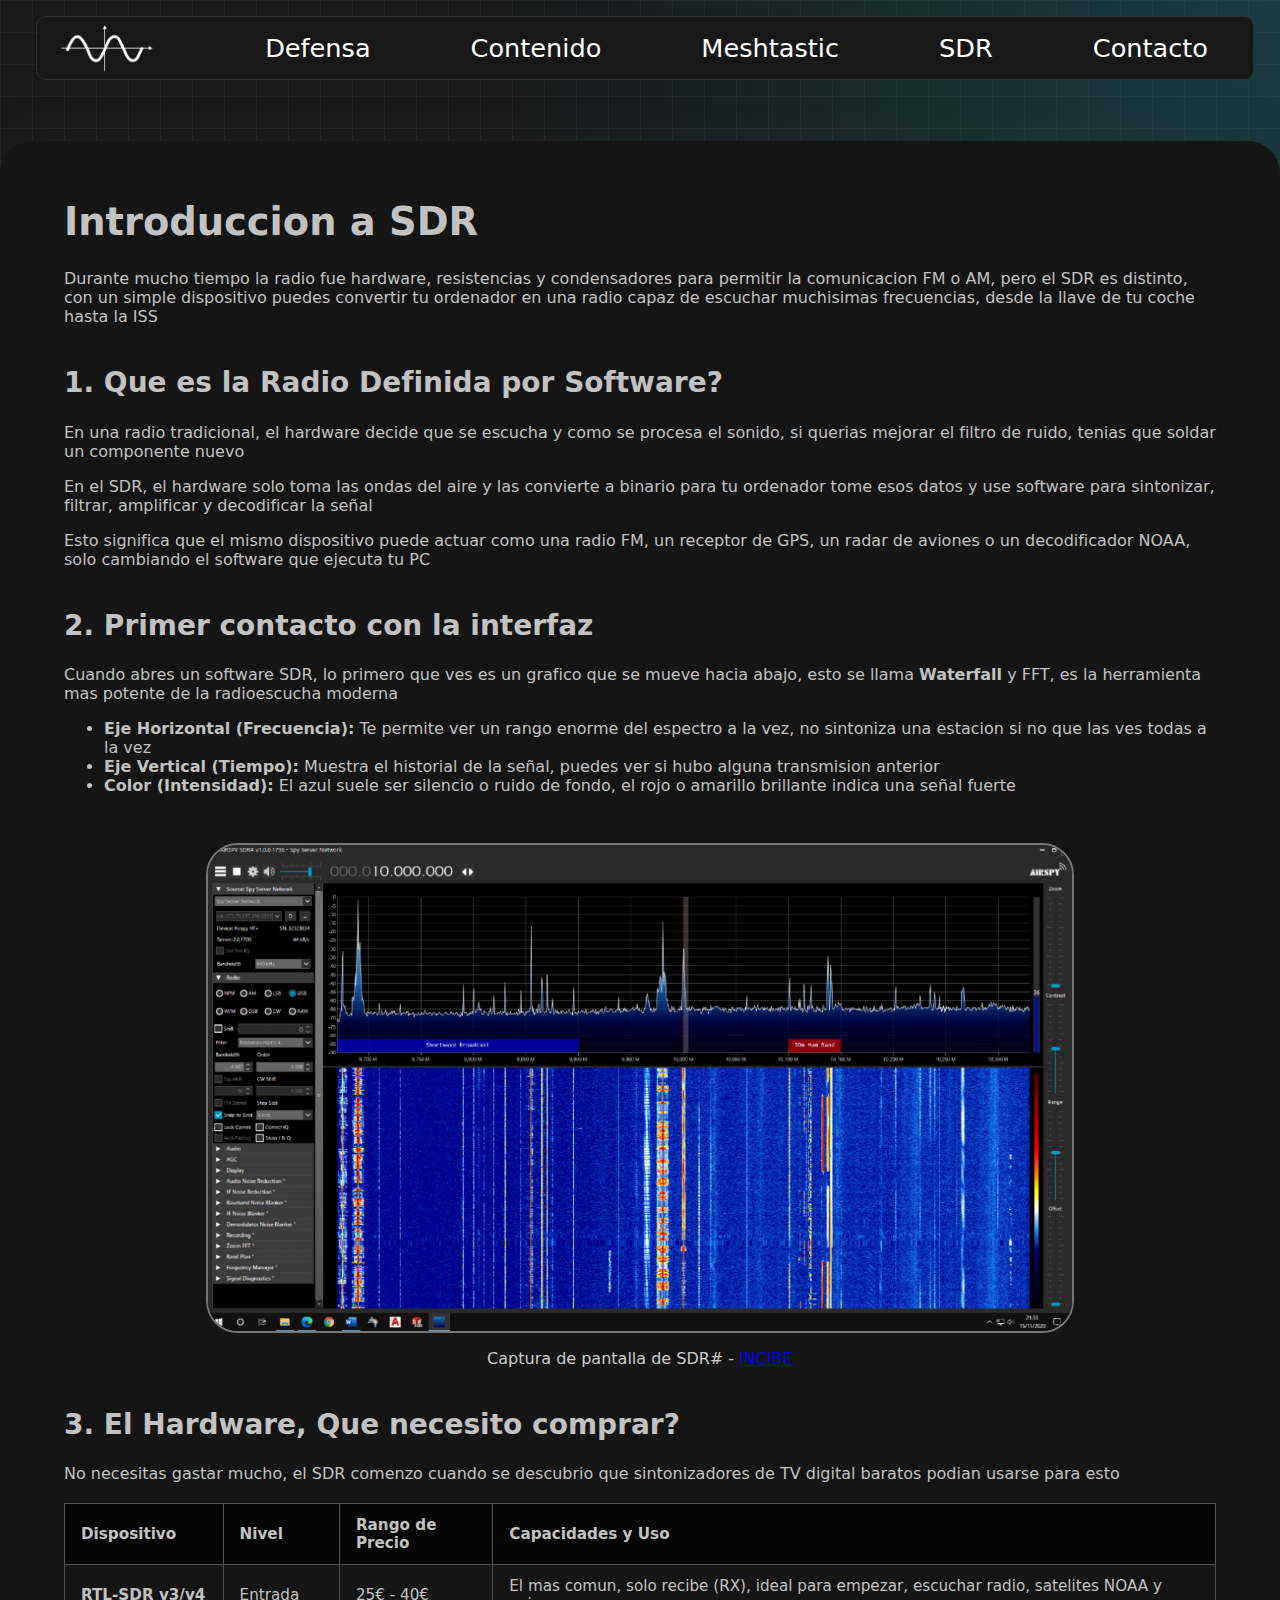
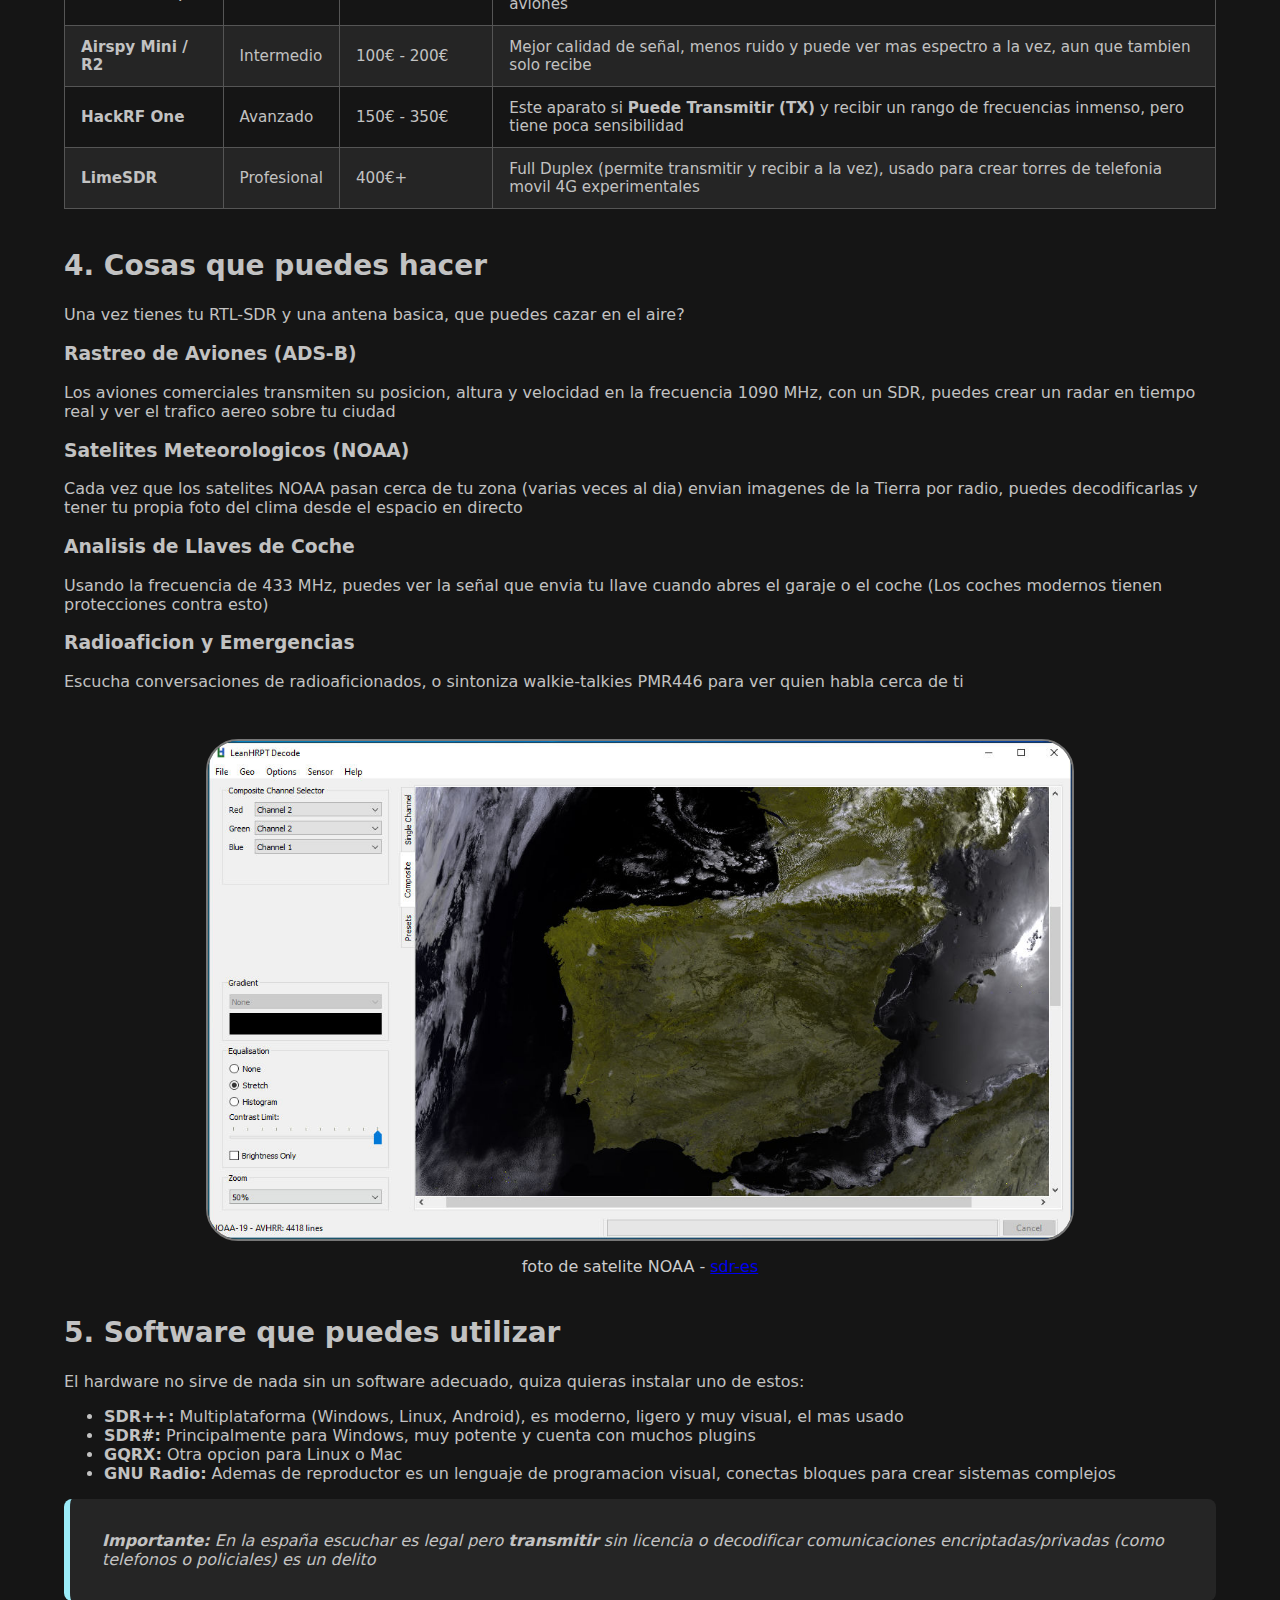
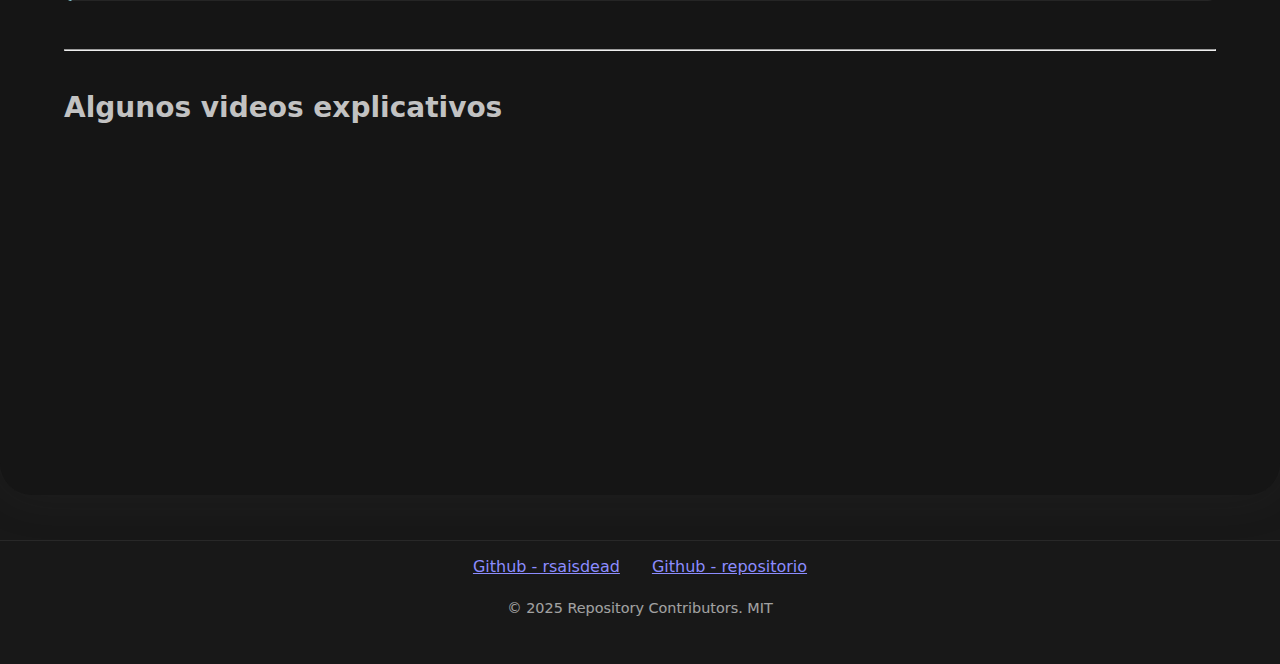
<file: sdr.html>
<!DOCTYPE html>
<html lang="es">
    <head>
        <meta charset="UTF-8" />
        <meta name="viewport" content="width=device-width, initial-scale=1.0" />
        <title>Explicacion Radio definida por software</title>
        <link rel="stylesheet" href="css/style.css" />
        <link rel="stylesheet" href="css/contenido.css" />
    </head>
    <body>
        <head>
            <div class="bar">
                <p>
                    <a href="index.html"><img src="assets/sinewave-logo.png" alt="Inicio" /></a>
                </p>
                <p><a href="pagina.html">Defensa</a></p>
                <p><a href="contenido.html">Contenido</a></p>
                <p><a href="meshtastic.html">Meshtastic</a></p>
                <p><a href="sdr.html">SDR</a></p>
                <p><a href="contacto.html">Contacto</a></p>
            </div>
        </head>
        <main>
            <section class="contenido">
                <header>
                    <h1>Introduccion a SDR</h1>
                    <p>Durante mucho tiempo la radio fue hardware, resistencias y condensadores para permitir la comunicacion FM o AM, pero el SDR es distinto, con un simple dispositivo puedes convertir tu ordenador en una radio capaz de escuchar muchisimas frecuencias, desde la llave de tu coche hasta la ISS</p>
                </header>

                <article>
                    <div>
                        <h2>1. Que es la Radio Definida por Software?</h2>
                        <p>En una radio tradicional, el hardware decide que se escucha y como se procesa el sonido, si querias mejorar el filtro de ruido, tenias que soldar un componente nuevo</p>
                        <p>En el SDR, el hardware solo toma las ondas del aire y las convierte a binario para tu ordenador tome esos datos y use software para sintonizar, filtrar, amplificar y decodificar la señal</p>
                        <p>Esto significa que el mismo dispositivo puede actuar como una radio FM, un receptor de GPS, un radar de aviones o un decodificador NOAA, solo cambiando el software que ejecuta tu PC</p>
                    </div>
                </article>

                <article>
                    <h2>2. Primer contacto con la interfaz</h2>
                    <p>Cuando abres un software SDR, lo primero que ves es un grafico que se mueve hacia abajo, esto se llama <strong>Waterfall</strong> y FFT, es la herramienta mas potente de la radioescucha moderna</p>

                    <ul>
                        <li><strong>Eje Horizontal (Frecuencia):</strong> Te permite ver un rango enorme del espectro a la vez, no sintoniza una estacion si no que las ves todas a la vez</li>
                        <li><strong>Eje Vertical (Tiempo):</strong> Muestra el historial de la señal, puedes ver si hubo alguna transmision anterior</li>
                        <li><strong>Color (Intensidad):</strong> El azul suele ser silencio o ruido de fondo, el rojo o amarillo brillante indica una señal fuerte</li>
                    </ul>

                    <div class="image-wrapper">
                        <img class="image-contenido" src="assets/imagenes/sdr_sharp.png" alt="Captura de SDR#" />
                    </div>
                    <p class="image-under">Captura de pantalla de SDR# - <a href="https://www.incibe.es/incibe-cert/blog/sdr-y-su-rol-ciberseguridad">INCIBE</a></p>
                </article>

                <article>
                    <h2>3. El Hardware, Que necesito comprar?</h2>
                    <p>No necesitas gastar mucho, el SDR comenzo cuando se descubrio que sintonizadores de TV digital baratos podian usarse para esto</p>

                    <table>
                        <thead>
                            <tr>
                                <th>Dispositivo</th>
                                <th>Nivel</th>
                                <th>Rango de Precio</th>
                                <th>Capacidades y Uso</th>
                            </tr>
                        </thead>
                        <tbody>
                            <tr>
                                <td><strong>RTL-SDR v3/v4</strong></td>
                                <td>Entrada</td>
                                <td>25€ - 40€</td>
                                <td>El mas comun, solo recibe (RX), ideal para empezar, escuchar radio, satelites NOAA y aviones</td>
                            </tr>
                            <tr>
                                <td><strong>Airspy Mini / R2</strong></td>
                                <td>Intermedio</td>
                                <td>100€ - 200€</td>
                                <td>Mejor calidad de señal, menos ruido y puede ver mas espectro a la vez, aun que tambien solo recibe</td>
                            </tr>
                            <tr>
                                <td><strong>HackRF One</strong></td>
                                <td>Avanzado</td>
                                <td>150€ - 350€</td>
                                <td>Este aparato si <strong>Puede Transmitir (TX)</strong> y recibir un rango de frecuencias inmenso, pero tiene poca sensibilidad</td>
                            </tr>
                            <tr>
                                <td><strong>LimeSDR</strong></td>
                                <td>Profesional</td>
                                <td>400€+</td>
                                <td>Full Duplex (permite transmitir y recibir a la vez), usado para crear torres de telefonia movil 4G experimentales</td>
                            </tr>
                        </tbody>
                    </table>
                </article>

                <article>
                    <h2>4. Cosas que puedes hacer</h2>
                    <p>Una vez tienes tu RTL-SDR y una antena basica, que puedes cazar en el aire?</p>

                    <div>
                        <div>
                            <h3>Rastreo de Aviones (ADS-B)</h3>
                            <p>Los aviones comerciales transmiten su posicion, altura y velocidad en la frecuencia 1090 MHz, con un SDR, puedes crear un radar en tiempo real y ver el trafico aereo sobre tu ciudad</p>
                        </div>

                        <div>
                            <h3>Satelites Meteorologicos (NOAA)</h3>
                            <p>Cada vez que los satelites NOAA pasan cerca de tu zona (varias veces al dia) envian imagenes de la Tierra por radio, puedes decodificarlas y tener tu propia foto del clima desde el espacio en directo</p>
                        </div>

                        <div>
                            <h3>Analisis de Llaves de Coche</h3>
                            <p>Usando la frecuencia de 433 MHz, puedes ver la señal que envia tu llave cuando abres el garaje o el coche (Los coches modernos tienen protecciones contra esto)</p>
                        </div>

                        <div>
                            <h3>Radioaficion y Emergencias</h3>
                            <p>Escucha conversaciones de radioaficionados, o sintoniza walkie-talkies PMR446 para ver quien habla cerca de ti</p>
                        </div>
                    </div>

                    <div class="image-wrapper">
                        <img class="image-contenido" src="assets/imagenes/imagen-satelite-NOAA.jpeg" alt="Imagen de satelite NOAA-19s" />
                    </div>
                    <p class="image-under">foto de satelite NOAA - <a href="https://sdr-es.com/recepcion-satelites-meteorologicos-HRPT/">sdr-es</a></p>
                </article>

                <article>
                    <h2>5. Software que puedes utilizar</h2>
                    <p>El hardware no sirve de nada sin un software adecuado, quiza quieras instalar uno de estos:</p>
                    <ul>
                        <li><strong>SDR++:</strong> Multiplataforma (Windows, Linux, Android), es moderno, ligero y muy visual, el mas usado</li>
                        <li><strong>SDR#:</strong> Principalmente para Windows, muy potente y cuenta con muchos plugins</li>
                        <li><strong>GQRX:</strong> Otra opcion para Linux o Mac</li>
                        <li><strong>GNU Radio:</strong> Ademas de reproductor es un lenguaje de programacion visual, conectas bloques para crear sistemas complejos</li>
                    </ul>

                    <div class="note">
                        <p><strong>Importante:</strong> En la españa escuchar es legal pero <strong>transmitir</strong> sin licencia o decodificar comunicaciones encriptadas/privadas (como telefonos o policiales) es un delito</p>
                    </div>
                </article>

                <hr />

                <article>
                    <h2>Algunos videos explicativos</h2>
                    <div class="video-wrapper">
                        <div class="video">
                            <iframe width="560" height="315" src="https://www.youtube-nocookie.com/embed/K36Gooiexdo" title="YouTube video player" frameborder="0" allow="accelerometer; autoplay; clipboard-write; encrypted-media; gyroscope; picture-in-picture; web-share" referrerpolicy="strict-origin-when-cross-origin" allowfullscreen></iframe>
                        </div>
                        <div class="video">
                            <iframe width="560" height="315" src="https://www.youtube-nocookie.com/embed/kcSf6DP7Os4" title="YouTube video player" frameborder="0" allow="accelerometer; autoplay; clipboard-write; encrypted-media; gyroscope; picture-in-picture; web-share" referrerpolicy="strict-origin-when-cross-origin" allowfullscreen></iframe>
                        </div>
                    </div>
                </article>
            </section>
        </main>
        <footer>
            <div class="foot">
                <p><a href="https://github.com/rsaisdead">Github - rsaisdead</a></p>
                <p><a href="https://github.com/rsaisdead/LMSG_Proyecto1">Github - repositorio</a></p>
                <p class="foot-special">© 2025 Repository Contributors. MIT</p>
            </div>
        </footer>
    </body>
</html>
</file>
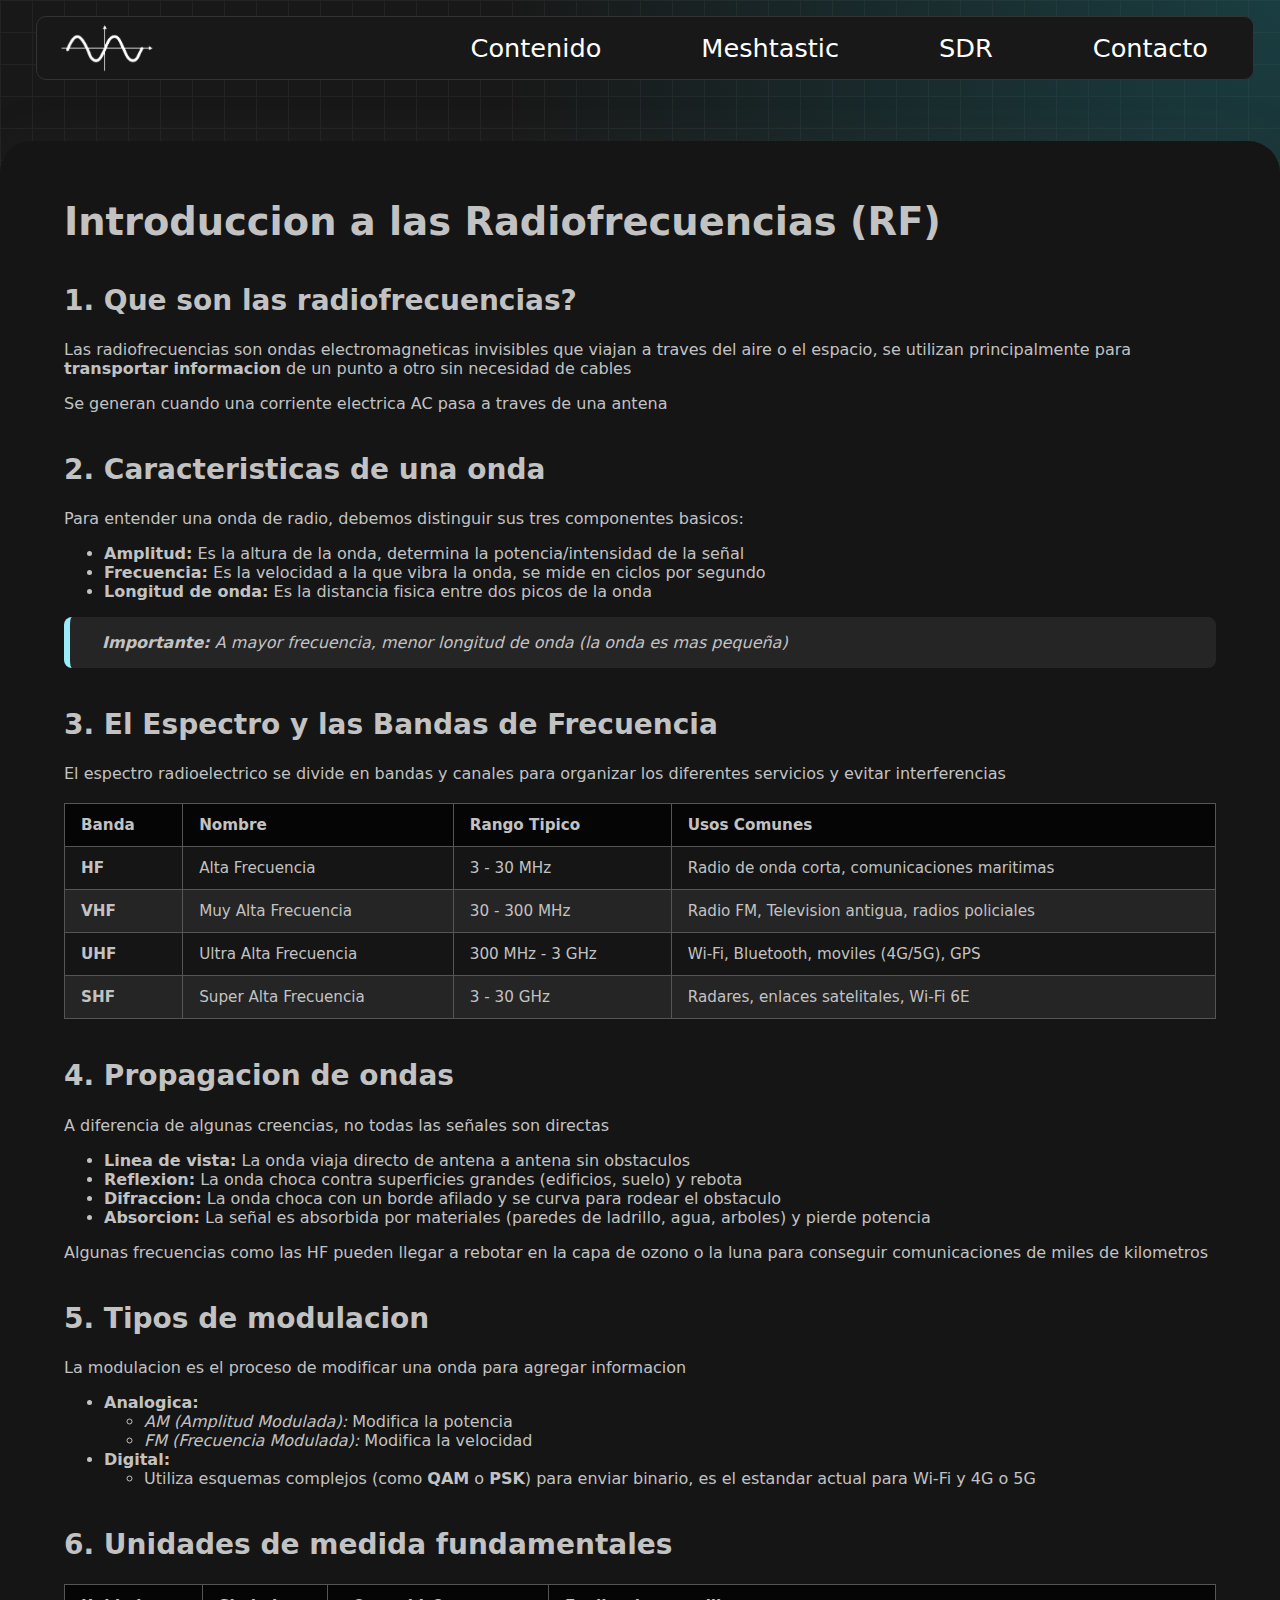
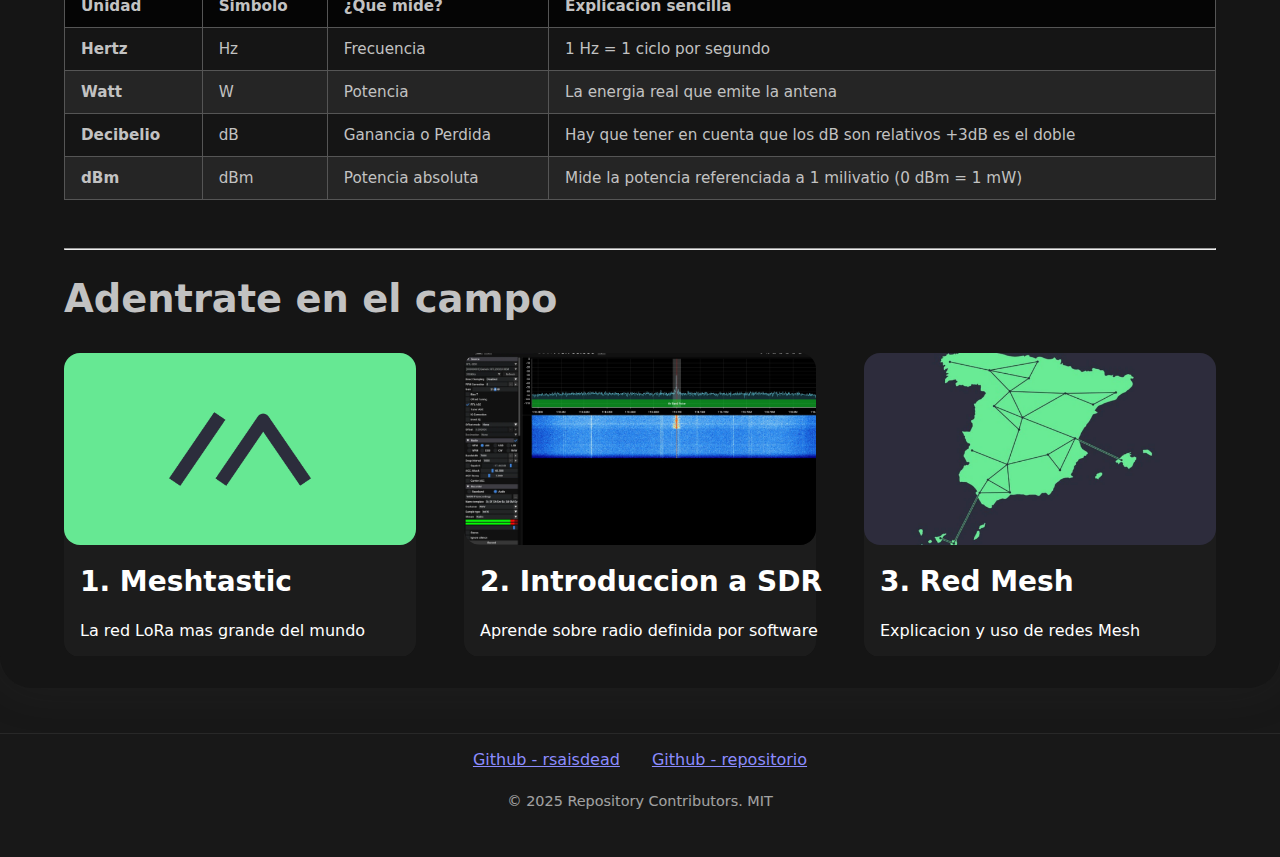
<file: src/contenido.html>
<!DOCTYPE html>
<html lang="es">
    <head>
        <meta charset="UTF-8" />
        <meta name="viewport" content="width=device-width, initial-scale=1.0" />
        <title>Explicacion de comunicaciones RF</title>
        <link rel="stylesheet" href="css/style.css" />
        <link rel="stylesheet" href="css/contenido.css" />
    </head>
    <body>
        <header>
            <div class="bar">
                <p>
                    <a href="index.html"><img src="assets/sinewave-logo.png" alt="Inicio" /></a>
                </p>
                <p><a href="contenido.html">Contenido</a></p>
                <p><a href="meshtastic.html">Meshtastic</a></p>
                <p><a href="sdr.html">SDR</a></p>
                <p><a href="contacto.html">Contacto</a></p>
            </div>
        </header>
        <main>
            <section class="contenido">
                <input type="radio" name="slider" id="s1" checked />
                <input type="radio" name="slider" id="s2" />
                <input type="radio" name="slider" id="s3" />
                <input type="radio" name="slider" id="s4" />
                <input type="radio" name="slider" id="s5" />
                <input type="radio" name="slider" id="s6" />
                <input type="radio" name="slider" id="s7" />
                <input type="radio" name="slider" id="s8" />

                <article>
                    <h1>Introduccion a las Radiofrecuencias (RF)</h1>

                    <h2>1. Que son las radiofrecuencias?</h2>
                    <p>Las radiofrecuencias son ondas electromagneticas invisibles que viajan a traves del aire o el espacio, se utilizan principalmente para <strong>transportar informacion</strong> de un punto a otro sin necesidad de cables</p>
                    <p>Se generan cuando una corriente electrica AC pasa a traves de una antena</p>
                </article>

                <article>
                    <h2>2. Caracteristicas de una onda</h2>
                    <p>Para entender una onda de radio, debemos distinguir sus tres componentes basicos:</p>
                    <ul>
                        <li><strong>Amplitud:</strong> Es la altura de la onda, determina la potencia/intensidad de la señal</li>
                        <li><strong>Frecuencia:</strong> Es la velocidad a la que vibra la onda, se mide en ciclos por segundo</li>
                        <li><strong>Longitud de onda:</strong> Es la distancia fisica entre dos picos de la onda</li>
                    </ul>
                    <div class="note"><strong>Importante:</strong> A mayor frecuencia, menor longitud de onda (la onda es mas pequeña)</div>
                </article>

                <article>
                    <h2>3. El Espectro y las Bandas de Frecuencia</h2>
                    <p>El espectro radioelectrico se divide en bandas y canales para organizar los diferentes servicios y evitar interferencias</p>
                    <table>
                        <thead>
                            <tr>
                                <th>Banda</th>
                                <th>Nombre</th>
                                <th>Rango Tipico</th>
                                <th>Usos Comunes</th>
                            </tr>
                        </thead>
                        <tbody>
                            <tr>
                                <td><strong>HF</strong></td>
                                <td>Alta Frecuencia</td>
                                <td>3 - 30 MHz</td>
                                <td>Radio de onda corta, comunicaciones maritimas</td>
                            </tr>
                            <tr>
                                <td><strong>VHF</strong></td>
                                <td>Muy Alta Frecuencia</td>
                                <td>30 - 300 MHz</td>
                                <td>Radio FM, Television antigua, radios policiales</td>
                            </tr>
                            <tr>
                                <td><strong>UHF</strong></td>
                                <td>Ultra Alta Frecuencia</td>
                                <td>300 MHz - 3 GHz</td>
                                <td>Wi-Fi, Bluetooth, moviles (4G/5G), GPS</td>
                            </tr>
                            <tr>
                                <td><strong>SHF</strong></td>
                                <td>Super Alta Frecuencia</td>
                                <td>3 - 30 GHz</td>
                                <td>Radares, enlaces satelitales, Wi-Fi 6E</td>
                            </tr>
                        </tbody>
                    </table>
                </article>

                <article>
                    <h2>4. Propagacion de ondas</h2>
                    <p>A diferencia de algunas creencias, no todas las señales son directas</p>
                    <ul>
                        <li><strong>Linea de vista:</strong> La onda viaja directo de antena a antena sin obstaculos</li>
                        <li><strong>Reflexion:</strong> La onda choca contra superficies grandes (edificios, suelo) y rebota</li>
                        <li><strong>Difraccion:</strong> La onda choca con un borde afilado y se curva para rodear el obstaculo</li>
                        <li><strong>Absorcion:</strong> La señal es absorbida por materiales (paredes de ladrillo, agua, arboles) y pierde potencia</li>
                    </ul>
                    <p>Algunas frecuencias como las HF pueden llegar a rebotar en la capa de ozono o la luna para conseguir comunicaciones de miles de kilometros</p>
                </article>

                <article>
                    <h2>5. Tipos de modulacion</h2>
                    <p>La modulacion es el proceso de modificar una onda para agregar informacion</p>
                    <ul>
                        <li>
                            <strong>Analogica:</strong>
                            <ul>
                                <li><em>AM (Amplitud Modulada):</em> Modifica la potencia</li>
                                <li><em>FM (Frecuencia Modulada):</em> Modifica la velocidad</li>
                            </ul>
                        </li>
                        <li>
                            <strong>Digital:</strong>
                            <ul>
                                <li>Utiliza esquemas complejos (como <strong>QAM</strong> o <strong>PSK</strong>) para enviar binario, es el estandar actual para Wi-Fi y 4G o 5G</li>
                            </ul>
                        </li>
                    </ul>
                </article>

                <article>
                    <h2>6. Unidades de medida fundamentales</h2>
                    <table>
                        <thead>
                            <tr>
                                <th>Unidad</th>
                                <th>Simbolo</th>
                                <th>¿Que mide?</th>
                                <th>Explicacion sencilla</th>
                            </tr>
                        </thead>
                        <tbody>
                            <tr>
                                <td><strong>Hertz</strong></td>
                                <td>Hz</td>
                                <td>Frecuencia</td>
                                <td>1 Hz = 1 ciclo por segundo</td>
                            </tr>
                            <tr>
                                <td><strong>Watt</strong></td>
                                <td>W</td>
                                <td>Potencia</td>
                                <td>La energia real que emite la antena</td>
                            </tr>
                            <tr>
                                <td><strong>Decibelio</strong></td>
                                <td>dB</td>
                                <td>Ganancia o Perdida</td>
                                <td>Hay que tener en cuenta que los dB son relativos +3dB es el doble</td>
                            </tr>
                            <tr>
                                <td><strong>dBm</strong></td>
                                <td>dBm</td>
                                <td>Potencia absoluta</td>
                                <td>Mide la potencia referenciada a 1 milivatio (0 dBm = 1 mW)</td>
                            </tr>
                        </tbody>
                    </table>
                </article>

                <hr />

                <article>
                    <h1>Adentrate en el campo</h1>
                    <div class="slider-wrapper">
                        <div class="controls">
                            <label for="s1" class="arrow-prev prev-s2"></label>
                            <label for="s2" class="arrow-prev prev-s3"></label>
                            <label for="s3" class="arrow-prev prev-s4"></label>
                            <label for="s4" class="arrow-prev prev-s5"></label>
                            <label for="s5" class="arrow-prev prev-s6"></label>
                            <label for="s6" class="arrow-prev prev-s7"></label>
                            <label for="s7" class="arrow-prev prev-s8"></label>

                            <label for="s2" class="arrow-next next-s1"></label>
                            <label for="s3" class="arrow-next next-s2"></label>
                            <label for="s4" class="arrow-next next-s3"></label>
                            <label for="s5" class="arrow-next next-s4"></label>
                            <label for="s6" class="arrow-next next-s5"></label>
                            <label for="s7" class="arrow-next next-s6"></label>
                            <label for="s8" class="arrow-next next-s7"></label>
                        </div>

                        <div class="galeria-window">
                            <div class="galeria-track">
                                <div onclick="window.location='meshtastic.html'" class="galeria-item galeria-destacado">
                                    <img src="assets/imagenes/logo-meshtastic.png" alt="Meshtastic" />
                                    <h2>1. Meshtastic</h2>
                                    <p>La red LoRa mas grande del mundo</p>
                                </div>
                                <div onclick="window.location='sdr.html'" class="galeria-item galeria-destacado">
                                    <img src="assets/imagenes/sdr.webp" alt="SDR++" />
                                    <h2>2. Introduccion a SDR</h2>
                                    <p>Aprende sobre radio definida por software</p>
                                </div>
                                <div class="galeria-item">
                                    <img src="assets/imagenes/red-mesh.png" alt="Redes Mesh" />
                                    <h2>3. Red Mesh</h2>
                                    <p>Explicacion y uso de redes Mesh</p>
                                </div>
                                <div class="galeria-item">
                                    <img src="assets/imagenes/lora-logo-white.png" alt="LoRa" />
                                    <h2>4. Introduccion a LoRa</h2>
                                    <p>El protocolo de comunicaciones del futuro</p>
                                </div>
                                <div class="galeria-item">
                                    <img src="assets/imagenes/radio-hardware.webp" alt="Hardware" />
                                    <h2>5. Hardware de RF</h2>
                                    <p>Aprende sobre hardware y otros conceptos</p>
                                </div>
                                <div class="galeria-item">
                                    <img src="assets/imagenes/antena.webp" alt="Antenas" />
                                    <h2>6. Antenas</h2>
                                    <p>La importancia de las antenas en RF</p>
                                </div>
                                <div class="galeria-item">
                                    <img src="assets/imagenes/rf-security.webp" alt="Seguridad de comunicaciones RF" />
                                    <h2>7. Seguridad en RF</h2>
                                    <p>Problemas de seguridad en protocolos RF</p>
                                </div>
                                <div class="galeria-item">
                                    <img src="assets/imagenes/radio-mano.webp" alt="Comunicaciones por radio" />
                                    <h2>8. Comunicacion en RF</h2>
                                    <p>Explicacion de una radio avanzada</p>
                                </div>
                                <div class="galeria-item">
                                    <img src="assets/imagenes/satelite.jpg" alt="Comunicacion satelital" />
                                    <h2>9. Conexion satelital</h2>
                                    <p>Introducete a la comunicacion extraterrestre</p>
                                </div>
                                <div class="galeria-item">
                                    <img src="assets/imagenes/gps.jpg" alt="GPS" />
                                    <h2>10. GPS</h2>
                                    <p>Aprende como funcionan GPS y Galileo</p>
                                </div>
                            </div>
                        </div>
                    </div>
                </article>
            </section>
        </main>
        <footer>
            <div class="foot">
                <p><a href="https://github.com/rsaisdead">Github - rsaisdead</a></p>
                <p><a href="https://github.com/rsaisdead/LMSG_Proyecto1">Github - repositorio</a></p>
                <p class="foot-special">© 2025 Repository Contributors. MIT</p>
            </div>
        </footer>
    </body>
</html>
</file>
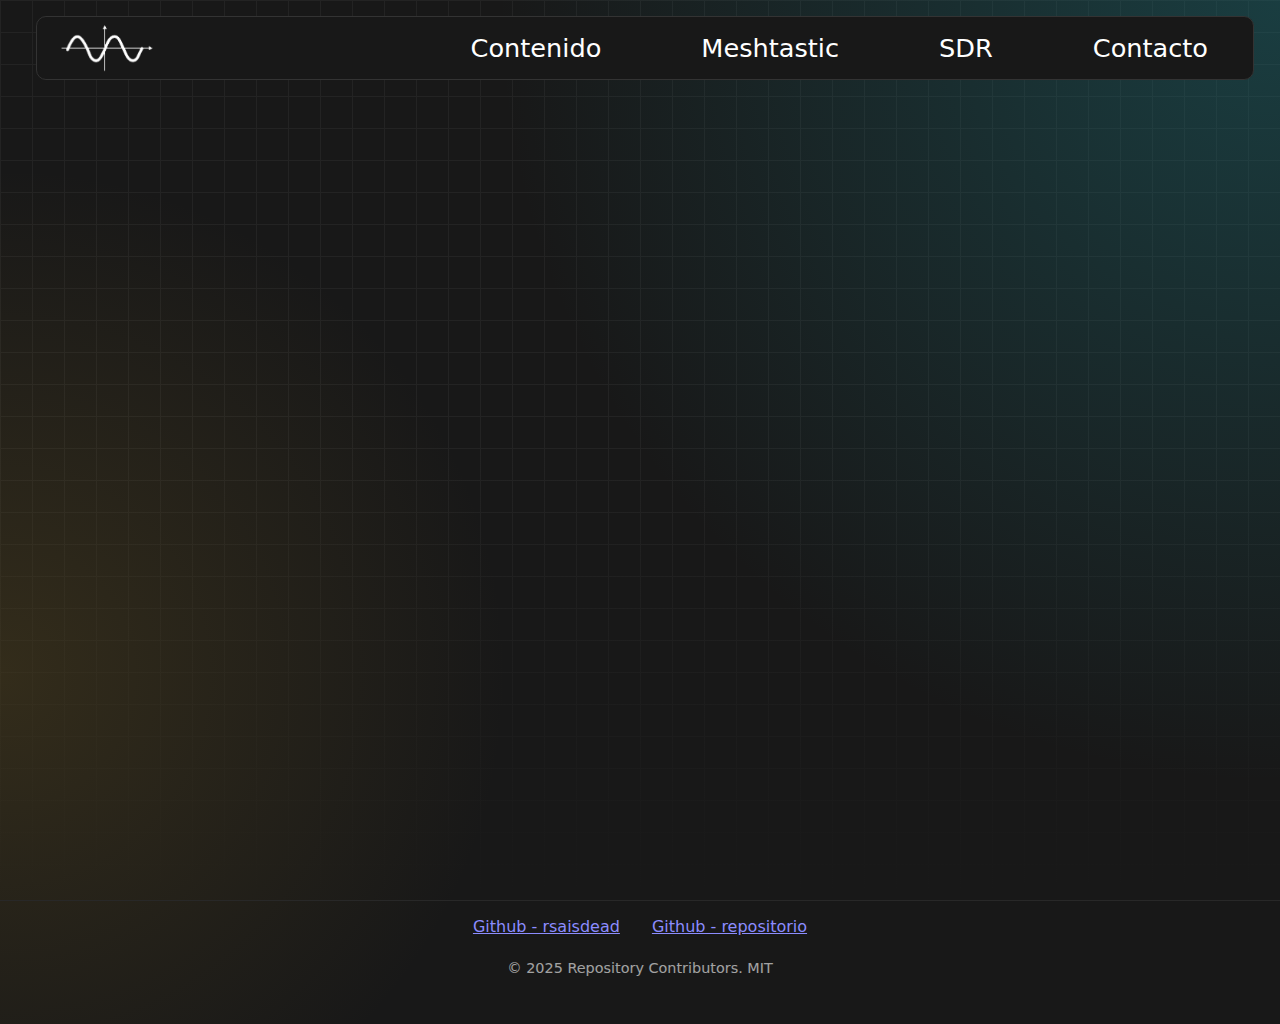
<file: src/meshtastic.html>
<!DOCTYPE html>
<html lang="es">
<head>
    <meta charset="UTF-8">
    <meta name="viewport" content="width=device-width, initial-scale=1.0">
    <title>Red meshtastic</title>
    <link rel="stylesheet" href="css/style.css">
</head>
<body>
    <head>
        <div class="bar">
            <p>
                <a href="index.html"><img src="assets/sinewave-logo.png" alt="Inicio"></a>
            </p>
            <p><a href="contenido.html">Contenido</a></p>
            <p><a href="meshtastic.html">Meshtastic</a></p>
            <p><a href="sdr.html">SDR</a></p>
            <p><a href="contacto.html">Contacto</a></p>
        </div>
    </head>
    <main>
        
    </main>
    <footer>
        <div class="foot">
            <p><a href="https://github.com/rsaisdead">Github - rsaisdead</a></p>
            <p><a href="https://github.com/rsaisdead/LMSG_Proyecto1">Github - repositorio</a></p>
            <p class="foot-special">© 2025 Repository Contributors. MIT</p>
        </div>
    </footer>
    <!-- Explicacion de tipos de redes especificamente redes Mesh (como Meshtastic) su aplicacion en la vida real capacidad y usos -->
</body>
</html>
</file>
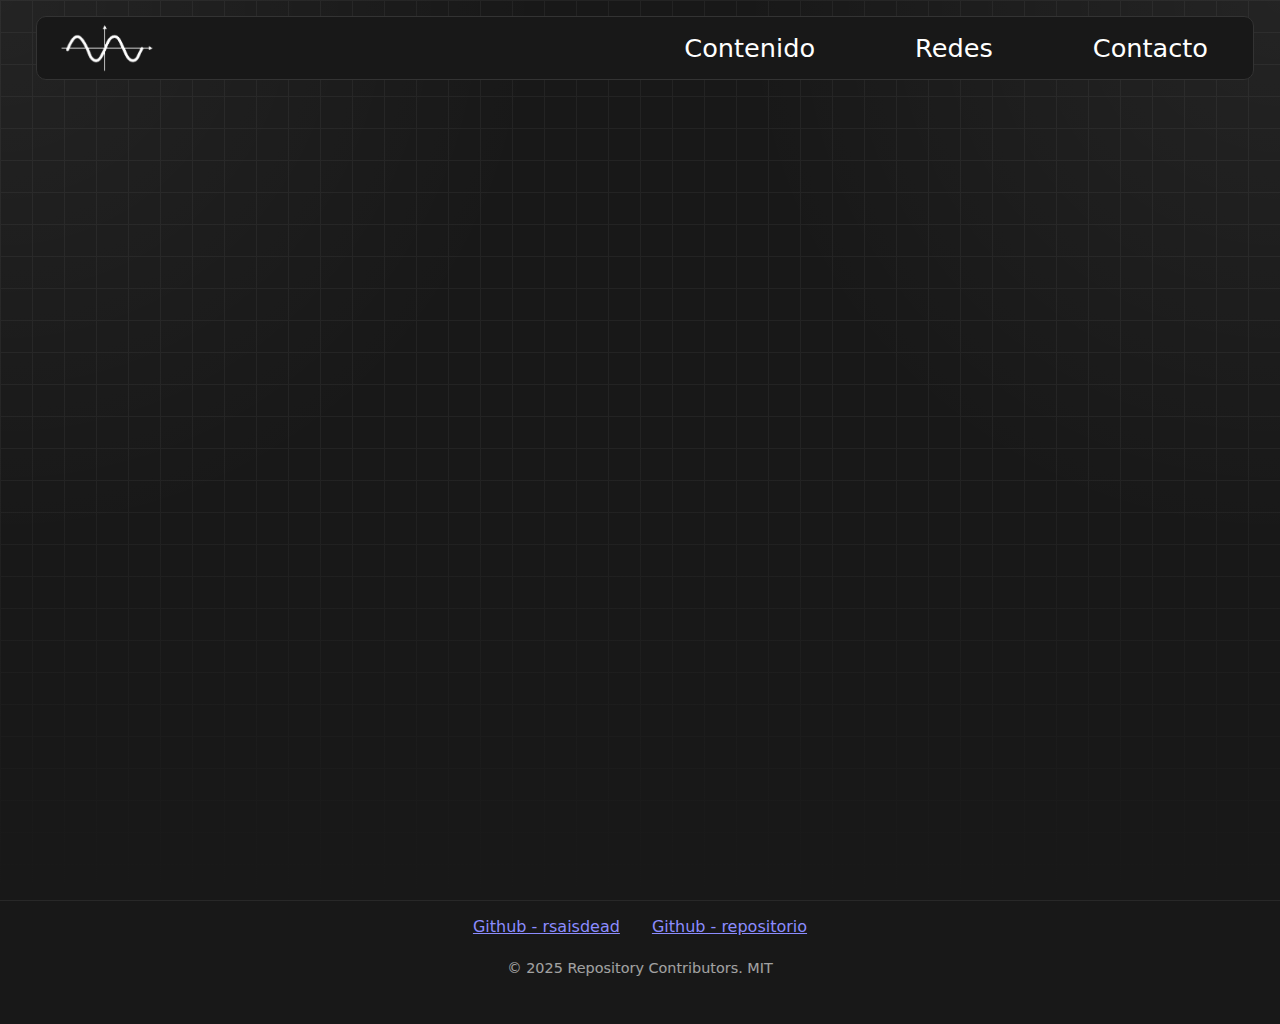
<file: src/sdr.html>
<!DOCTYPE html>
<html lang="es">
<head>
    <meta charset="UTF-8">
    <meta name="viewport" content="width=device-width, initial-scale=1.0">
    <title>Radio SDR</title>
    <link rel="stylesheet" href="style.css">
</head>
<body>
    <head>
        <div class="bar">
            <p>
                <a href="index.html"><img src="assets/sinewave-logo.png" alt="Inicio"></a>
            </p>
            <p><a href="contenido.html">Contenido</a></p>
            <p><a href="redes.html">Redes</a></p>
            <p><a href="contacto.html">Contacto</a></p>
        </div>
    </head>
    <main>
    
    </main>
    <footer>
        <div class="foot">
            <p><a href="https://github.com/rsaisdead">Github - rsaisdead</a></p>
            <p><a href="https://github.com/rsaisdead/LMSG_Proyecto1">Github - repositorio</a></p>
            <p class="foot-special">© 2025 Repository Contributors. MIT</p>
        </div>
    </footer>
    <!-- Explicacion radio RTL-SDR -->
</body>
</html>
</file>
<file: css/style.css>
body {
    margin: 0;
    padding: 0;
    background-color: #181818;
    color: #c2c2c2;
    min-height: 100%;
    font-family: system-ui, -apple-system, BlinkMacSystemFont, "Segoe UI", Roboto, Oxygen, Ubuntu, Cantarell, "Open Sans", "Helvetica Neue", sans-serif;

    background-image: radial-gradient(circle at left center, #7b622246, transparent 35%), radial-gradient(circle at right top, #1c70786c, transparent 50%), linear-gradient(to bottom, transparent 50%, #181818 100%), repeating-linear-gradient(#232323 0 1px, transparent 1px 2rem), repeating-linear-gradient(90deg, #232323 0 1px, transparent 1px 2rem);

    background-size: 100% 150vh, 100% 100vh, 100% 100vh, 100% 100vh, 100% 100vh;

    background-repeat: no-repeat;
    background-position: top center;
}

.bar {
    background-color: #181818;
    display: flex;
    position: fixed;
    margin: 1rem 4vh;
    width: 95%;
    gap: 100px;
    border: 1px solid #333;
    border-radius: 10px;
    height: auto;
    z-index: 10;
}

.bar p:first-child {
    margin-left: 2.5vh;
    margin-right: auto;
}

.bar p:last-child {
    margin-right: 5vh;
}

.bar p a {
    color: #fff;
    text-decoration: none;
    font-size: 1.6rem;
    transition: 0.1s;
}

.bar p a img {
    position: fixed;
    height: 3rem;
    top: 1.5rem;
    transition: 0.1s;
}

.bar p a:hover {
    color: #b2b2b2;
}

.bar p a img:hover {
    filter: brightness(75%);
}

main {
    min-height: 90vh;
    display: flex;
    flex-direction: column;
    justify-content: center;
    align-items: center;
    padding: 5vh 0;
    gap: 5rem;
}

.info,
.hero {
    width: 80rem;
}

.hero {
    margin-top: 8rem;
    display: flex;
    align-items: center;
    justify-content: center;
    gap: 2rem;
}

.img-hero {
    margin: auto;
    height: auto;
    width: 40rem;
    transform: rotate(-0.5rad);
    transition: 0.2s;
}
.img-hero:hover {
    transform: rotate(-0.425rad);
}

.transform-hero-logo {
    transition: 0.2s;
}
.transform-hero-logo:hover {
    transform: scale(110%);
}

.hero h1 {
    font-size: 4rem;
    color: #fff;
}

.hero h2 {
    font-weight: 400;
    color: #999;
}

.hero-button {
    border-radius: 12rem;
    background-color: #cef5fb;
    border: 0;
    width: 12rem;
    height: 4rem;
    align-items: center;
    transition: 0.15s;
}

.hero-button a {
    display: flex;
    justify-content: center;
    align-items: center;
    flex-direction: row;
    color: #111;
    font-size: 1.25rem;
    font-weight: 400;
    text-decoration: none;
    width: 60%;
    margin-left: 20%;
}

.hero-button a img {
    margin-left: 10%;
    width: 1.4rem;
}

.hero-button:hover {
    background-color: #c1f7ff;
    transform: scale(108%);
}

.info {
    display: flex;
    flex-wrap: wrap;
    justify-content: center;
    align-items: center;
    gap: 1.5rem 3%;
}

.info-box {
    display: flex;
    flex-wrap: wrap;
    align-items: center;
    background-color: #181818;
    border: 1px solid #383838;
    border-radius: 1rem;
    padding: 1.5rem 2.5rem;
    display: flex;
    width: 42%;
    max-width: calc(50% - 6.62rem);
    transition: 0.2s;
}

.info-box:hover {
    transform: scale(104%);
}

.info-box p {
    flex-basis: 100%;
    margin-top: 0;
}

.info-destacado {
    max-width: 100%;
    width: 100%;
}

.info-icon {
    display: flex;
    border-radius: 0.5rem;
    width: 2rem;
    height: 2rem;
    justify-content: center;
    align-items: center;
    margin-right: 1rem;
}

.info-box:nth-child(1) .info-icon {
    background-color: #4d2d00;
    border: 1px solid #ffc131;
}

.info-box:nth-child(2) .info-icon {
    background-color: #304e22;
    border: 1px solid #84ee53;
}

.info-box:nth-child(3) .info-icon {
    background-color: #40224e;
    border: 1px solid #bd53ee;
}

.info-box:nth-child(4) .info-icon {
    background-color: #0b3b41;
    border: 1px solid #24c8db;
}

.info-box:nth-child(5) .info-icon {
    background-color: #4e2232;
    border: 1px solid #ee5389;
}

.info-box img {
    width: 1.3rem;
    height: 1.3rem;
    filter: invert();
}

hr {
    margin-top: 3rem;
}

footer {
    display: flex;
    justify-content: center;
    width: 100%;
    margin-bottom: 2rem;
}

.foot {
    display: grid;
    grid-template-columns: max-content max-content;
    justify-content: center;
    gap: 0.5rem 2rem;
    width: 80rem;
    max-width: 100%;
    margin: 0;
    padding: 1rem 0;
    border-top: 1px solid #282828;
}

.foot p {
    margin: 0;
    color: white;
}

.foot a {
    color: #8c8cff;
}

.foot a:visited {
    color: #ffadff;
}

.foot-special {
    grid-column: 1 / -1;
    text-align: center;
    margin-top: 1rem !important;
    opacity: 0.6;
    font-size: 0.9rem;
}
</file>
<file: src/css/style.css>
body {
    margin: 0;
    padding: 0;
    background-color: #181818;
    color: #c2c2c2;
    min-height: 100%;
    font-family: system-ui, -apple-system, BlinkMacSystemFont, "Segoe UI", Roboto, Oxygen, Ubuntu, Cantarell, "Open Sans", "Helvetica Neue", sans-serif;

    background-image: radial-gradient(circle at left center, #7b622246, transparent 35%), radial-gradient(circle at right top, #1c70786c, transparent 50%), linear-gradient(to bottom, transparent 50%, #181818 100%), repeating-linear-gradient(#232323 0 1px, transparent 1px 2rem), repeating-linear-gradient(90deg, #232323 0 1px, transparent 1px 2rem);

    background-size: 100% 150vh, 100% 100vh, 100% 100vh, 100% 100vh, 100% 100vh;

    background-repeat: no-repeat;
    background-position: top center;
}

.bar {
    background-color: #181818;
    display: flex;
    position: fixed;
    margin: 1rem 4vh;
    width: 95%;
    gap: 100px;
    border: 1px solid #333;
    border-radius: 10px;
    height: auto;
    z-index: 10;
}

.bar p:first-child {
    margin-left: 2.5vh;
    margin-right: auto;
}

.bar p:last-child {
    margin-right: 5vh;
}

.bar p a {
    color: #fff;
    text-decoration: none;
    font-size: 1.6rem;
    transition: 0.1s;
}

.bar p a img {
    position: fixed;
    height: 3rem;
    top: 1.5rem;
    transition: 0.1s;
}

.bar p a:hover {
    color: #b2b2b2;
}

.bar p a img:hover {
    filter: brightness(75%);
}

main {
    min-height: 90vh;
    display: flex;
    flex-direction: column;
    justify-content: center;
    align-items: center;
    padding: 5vh 0;
    gap: 5rem;
}

.info,
.hero {
    width: 80rem;
}

.hero {
    margin-top: 8rem;
    display: flex;
    align-items: center;
    justify-content: center;
    gap: 2rem;
}

.img-hero {
    margin: auto;
    height: auto;
    width: 40rem;
    transform: rotate(-0.5rad);
    transition: 0.2s;
}
.img-hero:hover {
    transform: rotate(-0.425rad);
}

.transform-hero-logo {
    transition: 0.2s;
}
.transform-hero-logo:hover {
    transform: scale(110%);
}

.hero h1 {
    font-size: 4rem;
    color: #fff;
}

.hero h2 {
    font-weight: 400;
    color: #999;
}

.hero-button {
    border-radius: 12rem;
    background-color: #cef5fb;
    border: 0;
    width: 12rem;
    height: 4rem;
    align-items: center;
    transition: 0.15s;
}

.hero-button a {
    display: flex;
    justify-content: center;
    align-items: center;
    flex-direction: row;
    color: #111;
    font-size: 1.25rem;
    font-weight: 400;
    text-decoration: none;
    width: 60%;
    margin-left: 20%;
}

.hero-button a img {
    margin-left: 10%;
    width: 1.4rem;
}

.hero-button:hover {
    background-color: #c1f7ff;
    transform: scale(108%);
}

.info {
    display: flex;
    flex-wrap: wrap;
    justify-content: center;
    align-items: center;
    gap: 1.5rem 3%;
}

.info-box {
    display: flex;
    flex-wrap: wrap;
    align-items: center;
    background-color: #181818;
    border: 1px solid #383838;
    border-radius: 1rem;
    padding: 1.5rem 2.5rem;
    display: flex;
    width: 42%;
    max-width: calc(50% - 6.62rem);
    transition: 0.2s;
}

.info-box:hover {
    transform: scale(104%);
}

.info-box p {
    flex-basis: 100%;
    margin-top: 0;
}

.info-destacado {
    max-width: 100%;
    width: 100%;
}

.info-icon {
    display: flex;
    border-radius: 0.5rem;
    width: 2rem;
    height: 2rem;
    justify-content: center;
    align-items: center;
    margin-right: 1rem;
}

.info-box:nth-child(1) .info-icon {
    background-color: #4d2d00;
    border: 1px solid #ffc131;
}

.info-box:nth-child(2) .info-icon {
    background-color: #304e22;
    border: 1px solid #84ee53;
}

.info-box:nth-child(3) .info-icon {
    background-color: #40224e;
    border: 1px solid #bd53ee;
}

.info-box:nth-child(4) .info-icon {
    background-color: #0b3b41;
    border: 1px solid #24c8db;
}

.info-box:nth-child(5) .info-icon {
    background-color: #4e2232;
    border: 1px solid #ee5389;
}

.info-box img {
    width: 1.3rem;
    height: 1.3rem;
    filter: invert();
}

hr {
    margin-top: 3rem;
}

footer {
    display: flex;
    justify-content: center;
    width: 100%;
    margin-bottom: 2rem;
}

.foot {
    display: grid;
    grid-template-columns: max-content max-content;
    justify-content: center;
    gap: 0.5rem 2rem;
    width: 80rem;
    max-width: 100%;
    margin: 0;
    padding: 1rem 0;
    border-top: 1px solid #282828;
}

.foot p {
    margin: 0;
    color: white;
}

.foot a {
    color: #8c8cff;
}

.foot a:visited {
    color: #ffadff;
}

.foot-special {
    grid-column: 1 / -1;
    text-align: center;
    margin-top: 1rem !important;
    opacity: 0.6;
    font-size: 0.9rem;
}
</file>
<file: css/contacto.css>
.floating-form {
    width: 20rem;
    padding: 2rem;
    background: #151515;
    border-radius: 1.25rem;
    box-shadow: 0 1rem 2rem rgba(75, 75, 75, 0.15);
}

.floating-form h2 {
    text-align: center;
    font-size: 2rem;
    margin-top: 0;
    margin-bottom: 2.5rem;
}

.field {
    position: relative;
    margin-bottom: 1.5rem;
}

.field input,
.field textarea {
    width: calc(100% - 2rem);
    padding: 0.9rem 1rem;
    border: 1px solid #bbb;
    border-radius: 0.75rem;
    outline: none;
    font-size: 1rem;
    background: transparent;
    color: #eee;
}

.field textarea {
    min-height: 5rem;
    resize: none;
}

.field label {
    position: absolute;
    left: 1rem;
    top: 50%;
    transform: translateY(-50%);
    padding: 0 0.25rem;
    color: #bbb;
    transition: 0.2s ease;
    pointer-events: none;
}

.field input:focus + label,
.field input:not(:placeholder-shown) + label,
.field textarea:focus + label,
.field textarea:not(:placeholder-shown) + label {
    top: -0.75rem;
    font-size: 0.75rem;
}

.field input:invalid,
.field textarea:invalid {
    color: #ff5555;
    caret-color: #fff;
}

button {
    width: 100%;
    padding: 1rem;
    border: none;
    border-radius: 0.75rem;
    background: #cef5fb;
    color: #252525;
    cursor: pointer;
    font-size: 1.2rem;
    transition: 0.2s;
}

button:hover {
    transform: scale(102%, 105%);
    background: #c1f7ff;
}
</file>
<file: css/contenido.css>
.contenido {
    margin-top: 6rem;
    padding: 2rem 4rem;
    background-color: #151515;
    box-shadow: 0 0rem 3rem rgba(75, 75, 75, 0.15);
    border-radius: 2rem;
    width: 80rem;
    box-sizing: border-box;
    position: relative;
}

input[name="slider"] {
    display: none;
}

h1 {
    font-size: 2.4rem;
}

h2 {
    font-size: 1.75rem;
    margin-top: 2.5rem;
}

h4 {
    margin: 0;
}

table {
    width: 100%;
    border-collapse: collapse;
    margin: 20px 0;
    font-size: 0.95em;
}

th,
td {
    text-align: start;
    padding: 0.75rem 1rem;
    border: 1px solid #555;
}

th {
    background-color: #050505;
    font-weight: bold;
}

tr:nth-child(even) {
    background-color: #252525;
}

.note {
    border-radius: 0.5rem;
    background-color: #252525;
    border-left: 0.4rem solid #9becf9;
    padding: 1rem 2rem;
    font-style: italic;
}

.slider-wrapper {
    position: relative;
    width: 100%;
    margin-top: 2rem;
}

.galeria-window {
    width: 100%;
    overflow: hidden;
    position: relative;
}

.galeria-track {
    display: flex;
    gap: 1rem;
    width: 100%;
    transition: transform 0.5s ease-in-out;
}

.galeria-item {
    width: 24rem;
    color: #fff;
    flex-shrink: 0;
    transition: 0.2s;
}
.galeria-item:hover {
    transform: scale(97%);
    cursor: pointer;
}

.galeria-item h2,
.galeria-item p {
    margin-top: 1rem;
    padding-left: 1rem;
}

.galeria-item img {
    width: 22rem;
    height: 12rem;
    object-fit: cover;
    border-radius: 1rem;
    box-shadow: 0 7rem 0 rgba(75, 75, 75, 0.15);
}

.galeria-imagen-destacado {
    border: 2px solid #ff0000;
}

.image-text {
    text-align: center;
}

.image-wrapper {
    display: flex;
    justify-content: center;
    margin-top: 3rem;
    width: 100%;
}

.image-contenido {
    width: 75%;
    border-radius: 2rem;
    border: 2px solid #777;
}

.image-under {
    text-align: center;
    font-size: 1rem;
    color: #ccc;
}

.video-wrapper {
    display: flex;
    gap: 2rem;
}

.video {
    display: block;
    overflow: hidden;
    width: 560px;
    height: 315px;
    border-radius: 2rem;
}

#s1:checked ~ article .slider-wrapper .galeria-window .galeria-track {
    transform: translateX(0rem);
}
#s2:checked ~ article .slider-wrapper .galeria-window .galeria-track {
    transform: translateX(-25rem);
}
#s3:checked ~ article .slider-wrapper .galeria-window .galeria-track {
    transform: translateX(-50rem);
}
#s4:checked ~ article .slider-wrapper .galeria-window .galeria-track {
    transform: translateX(-75rem);
}
#s5:checked ~ article .slider-wrapper .galeria-window .galeria-track {
    transform: translateX(-100rem);
}
#s6:checked ~ article .slider-wrapper .galeria-window .galeria-track {
    transform: translateX(-125rem);
}
#s7:checked ~ article .slider-wrapper .galeria-window .galeria-track {
    transform: translateX(-150rem);
}
#s8:checked ~ article .slider-wrapper .galeria-window .galeria-track {
    transform: translateX(-175rem);
}
#s9:checked ~ article .slider-wrapper .galeria-window .galeria-track {
    transform: translateX(-200rem);
}
#s10:checked ~ article .slider-wrapper .galeria-window .galeria-track {
    transform: translateX(-225rem);
}

.arrow-prev,
.arrow-next {
    position: absolute;
    top: 50%;
    transform: translateY(-50%);
    width: 3rem;
    height: 3rem;
    background-color: rgba(255, 255, 255, 0.2);
    border-radius: 50%;
    cursor: pointer;
    display: none;
    align-items: center;
    justify-content: center;
    color: #fff;
    font-weight: bold;
    font-family: sans-serif;
    font-size: 1.2rem;
    z-index: 20;
    transition: 0.3s;
}

.arrow-prev:hover,
.arrow-next:hover {
    background-color: rgba(255, 255, 255, 0.5);
}

.arrow-prev::before {
    content: "❮";
}
.arrow-next::before {
    content: "❯";
}

.arrow-prev {
    left: -3.5rem;
}
.arrow-next {
    right: -3.5rem;
}

#s1:checked ~ article .slider-wrapper .controls .next-s1 {
    display: flex;
}

#s2:checked ~ article .slider-wrapper .controls .prev-s2,
#s2:checked ~ article .slider-wrapper .controls .next-s2 {
    display: flex;
}

#s3:checked ~ article .slider-wrapper .controls .prev-s3,
#s3:checked ~ article .slider-wrapper .controls .next-s3 {
    display: flex;
}

#s4:checked ~ article .slider-wrapper .controls .prev-s4,
#s4:checked ~ article .slider-wrapper .controls .next-s4 {
    display: flex;
}

#s5:checked ~ article .slider-wrapper .controls .prev-s5,
#s5:checked ~ article .slider-wrapper .controls .next-s5 {
    display: flex;
}

#s6:checked ~ article .slider-wrapper .controls .prev-s6,
#s6:checked ~ article .slider-wrapper .controls .next-s6 {
    display: flex;
}

#s7:checked ~ article .slider-wrapper .controls .prev-s7,
#s7:checked ~ article .slider-wrapper .controls .next-s7 {
    display: flex;
}

#s8:checked ~ article .slider-wrapper .controls .prev-s8,
#s8:checked ~ article .slider-wrapper .controls .next-s8 {
    display: flex;
}

#s9:checked ~ article .slider-wrapper .controls .prev-s9,
#s9:checked ~ article .slider-wrapper .controls .next-s9 {
    display: flex;
}

#s10:checked ~ article .slider-wrapper .controls .prev-s10 {
    display: flex;
}
</file>
<file: src/css/contenido.css>
.contenido {
    margin-top: 6rem;
    padding: 2rem 4rem;
    background-color: #151515;
    box-shadow: 0 0rem 3rem rgba(75,75,75,0.15);
    border-radius: 2rem;
    width: 80rem;
    box-sizing: border-box;
    position: relative;
}

input[name="slider"] {
    display: none;
}

h1 {
    font-size: 2.4rem;
}

h2 {
    font-size: 1.75rem;
    margin-top: 2.5rem;
}

h4 {
    margin: 0;
}

table {
    width: 100%;
    border-collapse: collapse;
    margin: 20px 0;
    font-size: 0.95em;
}

th, td {
    text-align: start;
    padding: 0.75rem 1rem;
    border: 1px solid #555;
}

th {
    background-color: #050505;
    font-weight: bold;
}

tr:nth-child(even) {
    background-color: #252525;
}

.note {
    border-radius: 0.5rem;
    background-color: #252525;
    border-left: 0.4rem solid #9becf9;
    padding: 1rem 2rem;
    font-style: italic;
}

.slider-wrapper {
    position: relative;
    width: 100%;
    margin-top: 2rem;
}

.galeria-window {
    width: 100%;
    overflow: hidden;
    position: relative;
}

.galeria-track {
    display: flex;
    gap: 1rem;
    width: 100%;
    transition: transform 0.5s ease-in-out;
}

.galeria-item {
    width: 24rem;
    color: #fff;
    flex-shrink: 0;
    transition: 0.2s;
}
.galeria-item:hover {
    transform: scale(97%);
    cursor: pointer;
}

.galeria-item h2, .galeria-item p {
    margin-top: 1rem;
    padding-left: 1rem;
}

.galeria-item img {
    width: 22rem;
    height: 12rem;
    object-fit: cover;
    border-radius: 1rem;
    box-shadow: 0 7rem 0 rgba(75, 75, 75,0.15);
}

.image-text {
    text-align: center;
}

.image-wrapper {
    display: flex;
    justify-content: center;
    margin-top: 3rem;
    width: 100%;
}

.image-contenido {
    width: 75%;
    border-radius: 2rem;
    border: 2px solid #777;
}

.image-under {
    text-align: center;
    font-size: 1rem;
    color: #ccc;
}

.video-wrapper {
    display: flex;
    gap: 2rem;
}

.video {
    display: block;
    overflow: hidden;
    width: 560px;
    height: 315px;
    border-radius: 2rem;
}

#s1:checked ~ .slider-wrapper .galeria-window .galeria-track { transform: translateX(0rem); }
#s2:checked ~ .slider-wrapper .galeria-window .galeria-track { transform: translateX(-25rem); }
#s3:checked ~ .slider-wrapper .galeria-window .galeria-track { transform: translateX(-50rem); }
#s4:checked ~ .slider-wrapper .galeria-window .galeria-track { transform: translateX(-75rem); }
#s5:checked ~ .slider-wrapper .galeria-window .galeria-track { transform: translateX(-100rem); }
#s6:checked ~ .slider-wrapper .galeria-window .galeria-track { transform: translateX(-125rem); }
#s7:checked ~ .slider-wrapper .galeria-window .galeria-track { transform: translateX(-150rem); }
#s8:checked ~ .slider-wrapper .galeria-window .galeria-track { transform: translateX(-175rem); }

.arrow-prev, .arrow-next {
    position: absolute;
    top: 50%;
    transform: translateY(-50%);
    width: 3rem;
    height: 3rem;
    background-color: rgba(255, 255, 255, 0.2);
    border-radius: 50%;
    cursor: pointer;
    display: none;
    align-items: center;
    justify-content: center;
    color: #fff;
    font-weight: bold;
    font-family: sans-serif;
    font-size: 1.2rem;
    z-index: 20;
    transition: 0.3s;
}

.arrow-prev:hover, .arrow-next:hover {
    background-color: rgba(255, 255, 255, 0.5);
}

.arrow-prev::before { content: "❮"; }
.arrow-next::before { content: "❯"; }

.arrow-prev { left: -3.5rem; }
.arrow-next { right: -3.5rem; }

#s1:checked ~ .slider-wrapper .controls .next-s1 { display: flex; }

#s2:checked ~ .slider-wrapper .controls .prev-s2,
#s2:checked ~ .slider-wrapper .controls .next-s2 { display: flex; }

#s3:checked ~ .slider-wrapper .controls .prev-s3,
#s3:checked ~ .slider-wrapper .controls .next-s3 { display: flex; }

#s4:checked ~ .slider-wrapper .controls .prev-s4,
#s4:checked ~ .slider-wrapper .controls .next-s4 { display: flex; }

#s5:checked ~ .slider-wrapper .controls .prev-s5,
#s5:checked ~ .slider-wrapper .controls .next-s5 { display: flex; }

#s6:checked ~ .slider-wrapper .controls .prev-s6,
#s6:checked ~ .slider-wrapper .controls .next-s6 { display: flex; }

#s7:checked ~ .slider-wrapper .controls .prev-s7,
#s7:checked ~ .slider-wrapper .controls .next-s7 { display: flex; }

#s8:checked ~ .slider-wrapper .controls .prev-s8 { display: flex; }
</file>
<file: src/style.css>
body {
    margin: 0;
    padding: 0;
    background-color: #181818;
    color: #c2c2c2;
    min-height: 100%;
    font-family: system-ui, -apple-system, BlinkMacSystemFont, 'Segoe UI', Roboto, Oxygen, Ubuntu, Cantarell, 'Open Sans', 'Helvetica Neue', sans-serif;

    background-image:
        radial-gradient(circle at left top, rgba(255,255,255,0.05), transparent 35%),
        radial-gradient(circle at right top, rgba(255,255,255,0.05), transparent 35%),
        linear-gradient(to bottom, transparent 50%, #181818 100%),
        repeating-linear-gradient(#232323 0 1px, transparent 1px 2rem),
        repeating-linear-gradient(90deg, #232323 0 1px, transparent 1px 2rem);
    
    background-size: 
        100% 100vh,
        100% 100vh,
        100% 100vh,
        100% 100vh,
        100% 100vh;

    background-repeat: no-repeat;
    background-position: top center;
}

.bar {
    background-color: #181818;
    display: flex;
    position: fixed;
    margin: 1rem 4vh;
    width: 95%;
    gap: 100px;
    border: 1px solid #333;
    border-radius: 10px;
    height: auto;
}

.bar p:first-child {
    margin-left: 2.5vh;
    margin-right: auto;
}

.bar p:last-child {
    margin-right: 5vh;
}

.bar p a {
    color: #fff;
    text-decoration: none;
    font-size: 1.6rem;
}

.bar p a img {
    position: fixed;
    height: 3rem;
    top: 1.5rem;
}

main {
    min-height: 90vh; 
    display: flex;
    flex-direction: column;
    justify-content: center;
    align-items: center;
    padding: 5vh 0;
    gap: 5rem;
}

.info, .hero {
    width: 80rem;
}

.hero {
    margin-top: 8rem;
    display: flex;
    align-items: center;
    justify-content: center;
    gap: 2rem;
}

.hero img {
    margin: auto;
    height: auto;
    width: 20rem;
}

.hero h1 {
    font-size: 4rem;
    color: #fff;
}

.hero h2 {
    font-weight: 400;
    color: #999;
}

.info {
    display: flex;
    flex-wrap: wrap;
    justify-content: center;
    align-items: center;
    gap: 1.5rem 3%;
}

.info-box {
    background-color: #181818;
    border: 1px solid #383838;
    border-radius: 1rem;
    padding: 1.5rem 2.5rem;
    display: flex;
    width: calc(42%);
    max-width: calc(100% / 2 - 6.62rem);
}

.info-destacado {
    max-width: 100%;
    width: 100%;
}

.info-icon {
    display: flex;
    background-color: #304E22;
    border: 1px solid #84EE53;
    border-radius: 0.5rem;
    width: 2rem;
    height: 2rem;
    justify-content: center;
    align-items: center;
}

.info-box img {
    width: 1.3rem;
    height: 1.3rem;
    filter: invert();
}

footer {
    display: flex;
    justify-content: center;
    width: 100%;
    margin-bottom: 2rem;
}

.foot {
    display: grid;
    grid-template-columns: max-content max-content;
    justify-content: center;
    gap: 0.5rem 2rem;
    width: 80rem;
    max-width: 100%;
    margin: 0;
    padding: 1rem 0;
    border-top: 1px solid #282828;
}

.foot p {
    margin: 0; 
    color: white;
}

.foot a {
    color: #8C8CFF;
}

.foot a:visited {
    color: #FFADFF;
}

.foot-special {
    grid-column: 1 / -1; 
    text-align: center;
    margin-top: 1rem !important; 
    opacity: 0.6;
    font-size: 0.9rem;
}
</file>
